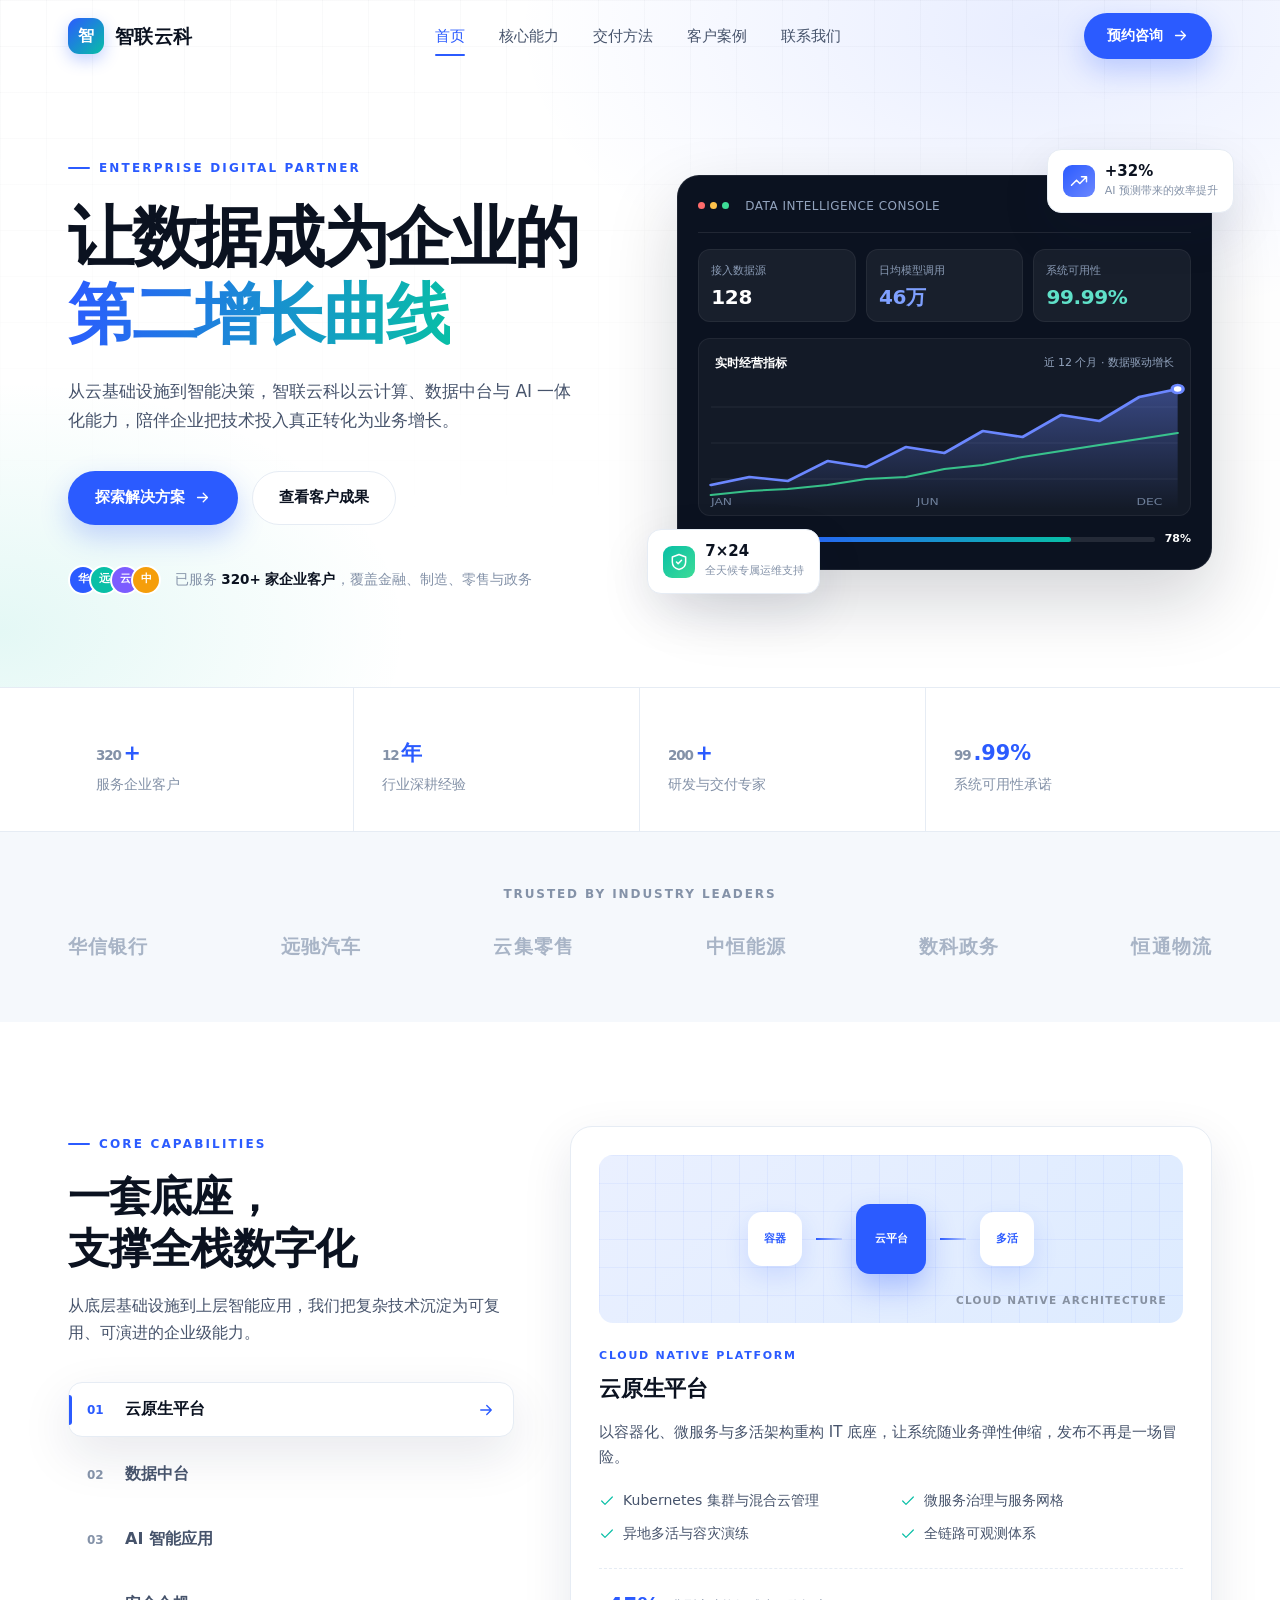
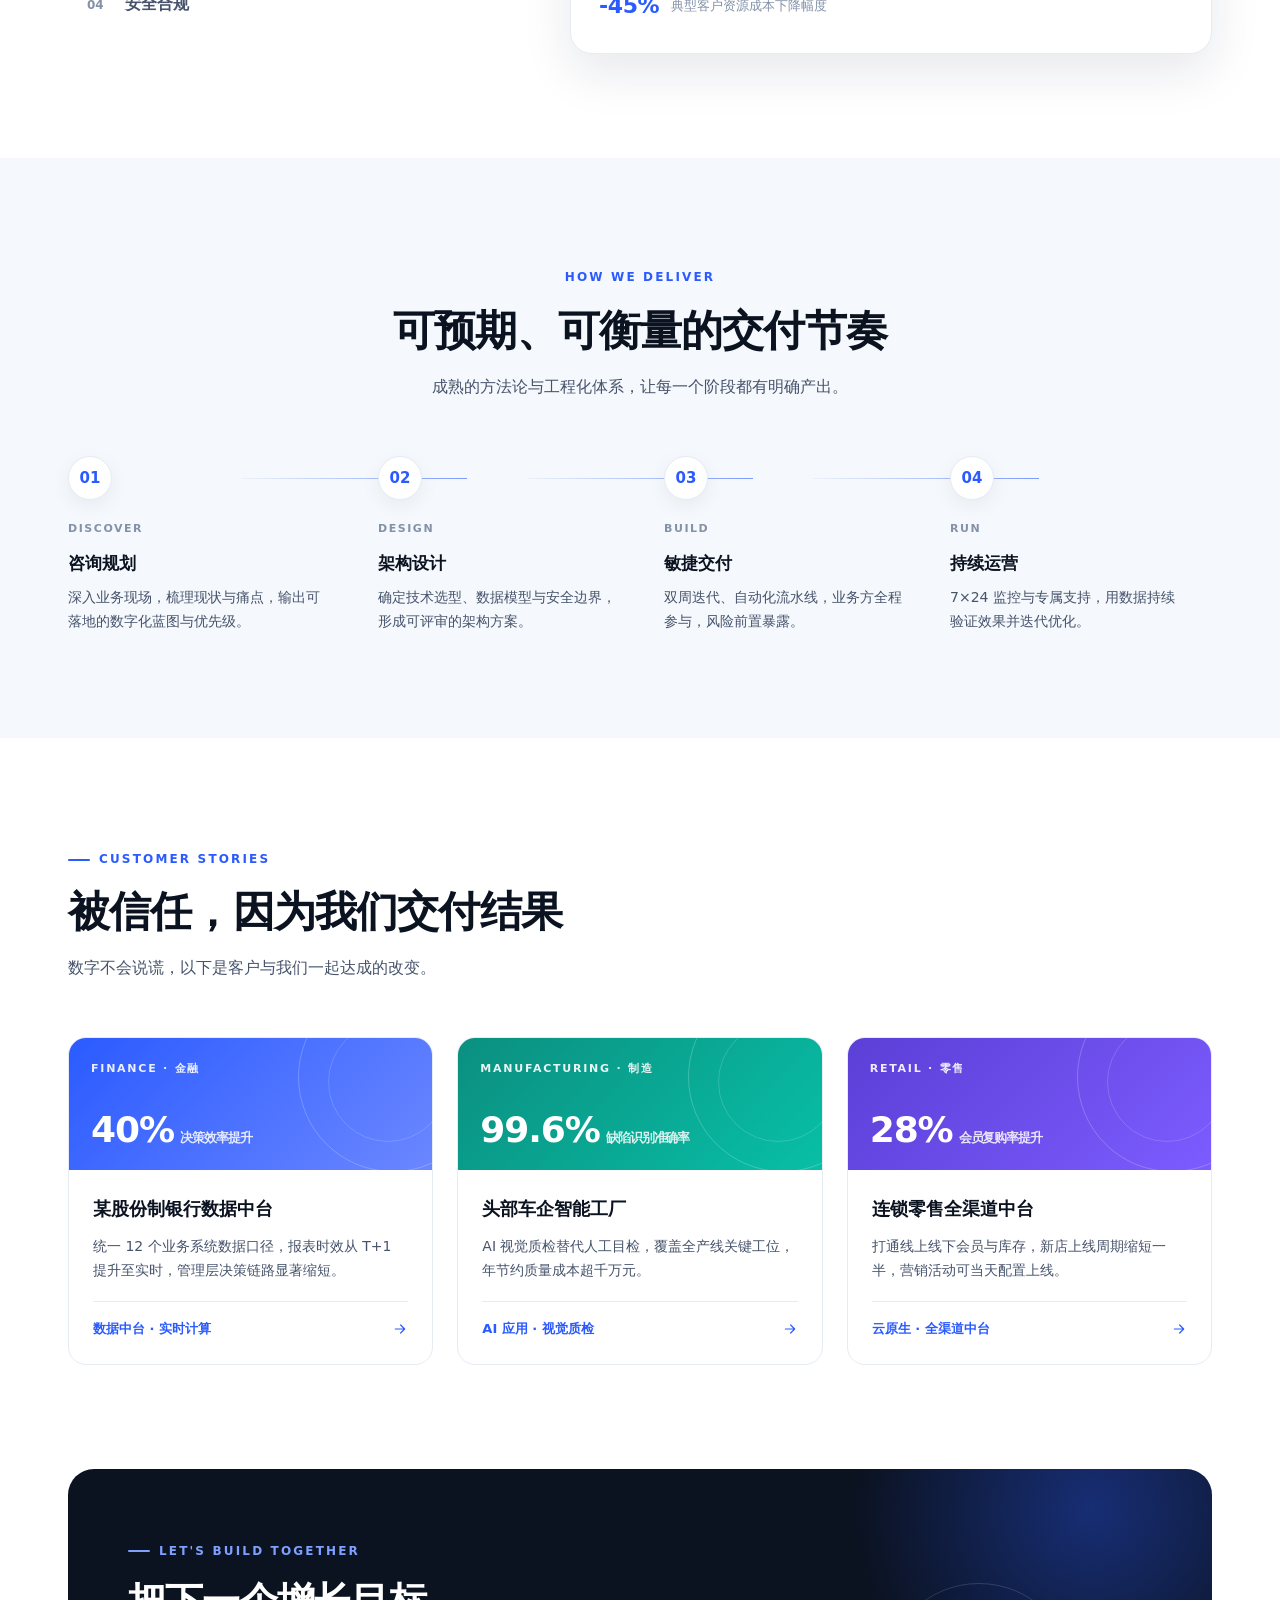
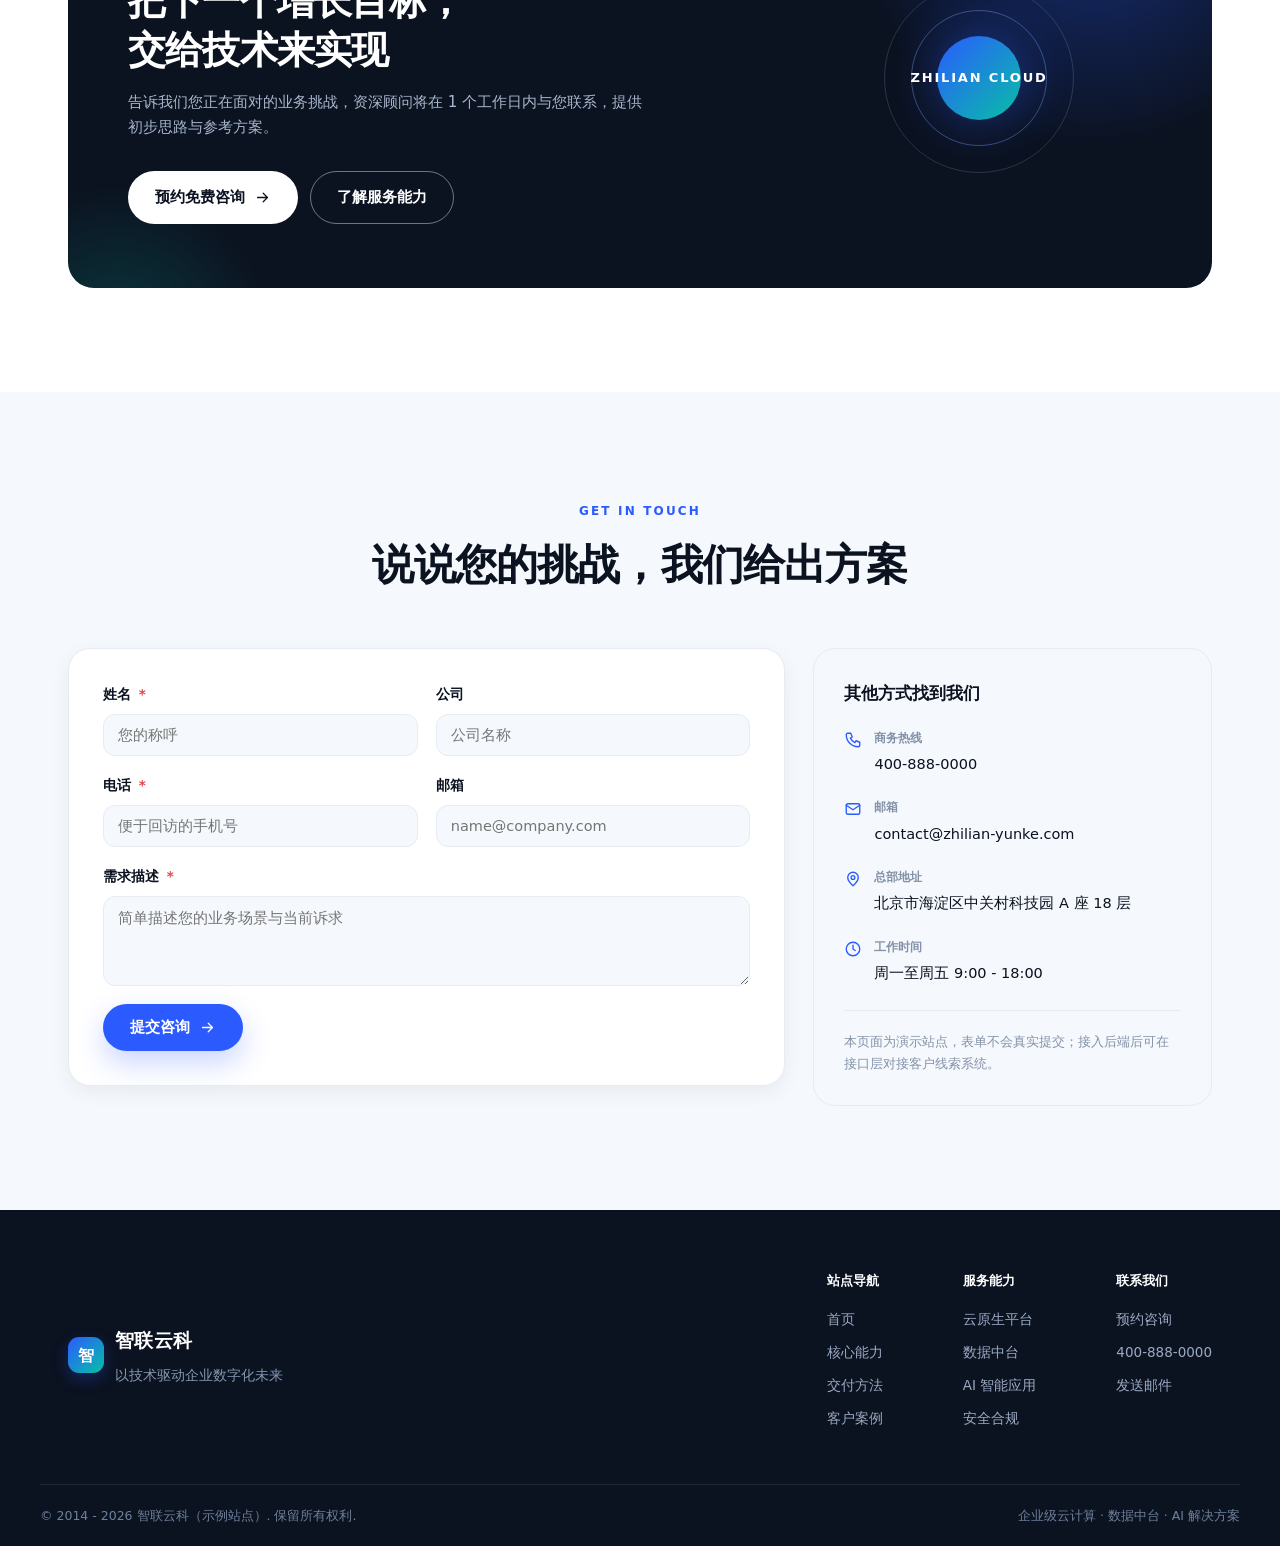
<file: index.html>
<!DOCTYPE html>
<html lang="zh-CN">
<head>
<meta charset="UTF-8" />
<meta name="viewport" content="width=device-width, initial-scale=1.0" />
<title>智联云科 · 让数据成为企业的第二增长曲线</title>
<meta name="description" content="智联云科为企业提供云计算、数据中台与 AI 一体化解决方案，助力企业数字化转型升级。" />
<style>
/* ============================================================
   智联云科 · 企业数字化主题主页
   设计：浅色科技风 / 电光蓝 + 青绿 / 全站响应式 / 无外部依赖
   ============================================================ */
:root{
  --ink:#0B1220;
  --ink-2:#46536B;
  --ink-3:#8492A8;
  --line:#E6ECF4;
  --bg:#FFFFFF;
  --bg-soft:#F5F8FC;
  --blue:#2B5BFF;
  --blue-2:#6B87FF;
  --cyan:#08BFA6;
  --violet:#7C5CFF;
  --radius:18px;
  --radius-s:12px;
  --shadow-s:0 6px 20px rgba(16,32,64,.06);
  --shadow-m:0 18px 50px rgba(16,32,64,.10);
  --shadow-l:0 30px 70px rgba(11,18,32,.18);
  --wrap:1200px;
  --font:"Inter","PingFang SC","Hiragino Sans GB","Microsoft YaHei",system-ui,-apple-system,"Segoe UI",sans-serif;
}
*,*::before,*::after{margin:0;padding:0;box-sizing:border-box}
html{scroll-behavior:smooth;scroll-padding-top:84px}
body{font-family:var(--font);color:var(--ink);background:var(--bg);line-height:1.7;-webkit-font-smoothing:antialiased}
a{color:inherit;text-decoration:none}
button,input,textarea{font-family:inherit}
svg{display:block}
.wrap{width:100%;max-width:var(--wrap);margin:0 auto;padding:0 28px}
.icon{width:20px;height:20px;fill:none;stroke:currentColor;stroke-width:1.8;stroke-linecap:round;stroke-linejoin:round;flex:none}

/* ---------- 通用 ---------- */
.eyebrow{display:inline-flex;align-items:center;gap:9px;font-size:12px;font-weight:700;letter-spacing:.18em;text-transform:uppercase;color:var(--blue)}
.eyebrow::before{content:"";width:22px;height:2px;background:var(--blue);border-radius:2px}
.section{padding:104px 0}
.section.soft{background:var(--bg-soft)}
.sec-head{max-width:680px;margin-bottom:56px}
.sec-head.center{margin-left:auto;margin-right:auto;text-align:center}
.sec-head.center .eyebrow::before{display:none}
.sec-title{font-size:clamp(28px,3.6vw,42px);line-height:1.25;font-weight:800;letter-spacing:-.02em;margin-top:16px}
.sec-desc{color:var(--ink-2);font-size:16px;margin-top:16px}
.grad-text{background:linear-gradient(100deg,var(--blue),var(--cyan));-webkit-background-clip:text;background-clip:text;color:transparent}

.btn{display:inline-flex;align-items:center;justify-content:center;gap:9px;padding:13px 26px;border-radius:999px;font-size:15px;font-weight:600;border:1px solid transparent;cursor:pointer;transition:transform .22s ease,box-shadow .22s ease,background .22s ease,color .22s ease;white-space:nowrap}
.btn .icon{width:17px;height:17px}
.btn-primary{background:var(--blue);color:#fff;box-shadow:0 12px 28px rgba(43,91,255,.25)}
.btn-primary:hover{transform:translateY(-2px);box-shadow:0 16px 34px rgba(43,91,255,.34);background:#1F4DF0}
.btn-line{border-color:var(--line);color:var(--ink);background:#fff}
.btn-line:hover{border-color:var(--blue);color:var(--blue);transform:translateY(-2px)}
.btn-light{background:#fff;color:var(--ink)}
.btn-light:hover{transform:translateY(-2px);box-shadow:0 14px 30px rgba(0,0,0,.18)}
.btn-outline-light{border-color:rgba(255,255,255,.42);color:#fff;background:transparent}
.btn-outline-light:hover{background:rgba(255,255,255,.12);transform:translateY(-2px)}

/* ---------- 导航 ---------- */
.nav{position:fixed;inset:0 0 auto 0;z-index:100;height:72px;transition:background .3s,box-shadow .3s,border-color .3s;border-bottom:1px solid transparent}
.nav.scrolled{background:rgba(255,255,255,.9);backdrop-filter:blur(14px);border-color:var(--line);box-shadow:0 4px 20px rgba(16,32,64,.05)}
.nav-inner{height:72px;display:flex;align-items:center;justify-content:space-between;gap:24px}
.brand{display:flex;align-items:center;gap:11px;font-weight:800;font-size:19px;letter-spacing:.02em}
.brand-mark{width:36px;height:36px;border-radius:11px;background:linear-gradient(135deg,var(--blue),var(--cyan));display:grid;place-items:center;color:#fff;font-size:16px;font-weight:800;box-shadow:0 6px 16px rgba(43,91,255,.28)}
.nav-links{display:flex;align-items:center;gap:34px}
.nav-links a{font-size:14.5px;font-weight:500;color:var(--ink-2);position:relative;transition:color .2s}
.nav-links a::after{content:"";position:absolute;left:0;bottom:-8px;width:0;height:2px;background:var(--blue);border-radius:2px;transition:width .25s}
.nav-links a:hover,.nav-links a.active{color:var(--blue)}
.nav-links a:hover::after,.nav-links a.active::after{width:100%}
.nav-cta{padding:10px 22px;font-size:14px}
.nav-toggle{display:none;width:42px;height:42px;border:1px solid var(--line);background:#fff;border-radius:12px;align-items:center;justify-content:center;cursor:pointer;color:var(--ink)}

/* ---------- Hero ---------- */
.hero{position:relative;overflow:hidden;padding:150px 0 92px;background:
  radial-gradient(860px 480px at 82% 4%,rgba(43,91,255,.11),transparent 62%),
  radial-gradient(680px 420px at 0% 92%,rgba(8,191,166,.11),transparent 60%),#fff}
.hero::before{content:"";position:absolute;inset:0;pointer-events:none;
  background-image:linear-gradient(rgba(11,18,32,.033) 1px,transparent 1px),linear-gradient(90deg,rgba(11,18,32,.033) 1px,transparent 1px);
  background-size:46px 46px;
  -webkit-mask-image:linear-gradient(to bottom,rgba(0,0,0,.8),transparent 78%);mask-image:linear-gradient(to bottom,rgba(0,0,0,.8),transparent 78%)}
.hero-grid{position:relative;display:grid;grid-template-columns:1.02fr 1fr;gap:64px;align-items:center}
.hero h1{font-size:clamp(38px,5.2vw,66px);line-height:1.16;font-weight:800;letter-spacing:-.035em;margin:22px 0 24px}
.hero-sub{font-size:17px;color:var(--ink-2);max-width:520px}
.hero-actions{display:flex;gap:14px;flex-wrap:wrap;margin:36px 0 40px}
.hero-trust{display:flex;align-items:center;gap:14px;font-size:13.5px;color:var(--ink-3)}
.avatars{display:flex}
.avatars span{width:30px;height:30px;border-radius:50%;border:2px solid #fff;margin-left:-9px;display:grid;place-items:center;font-size:11px;font-weight:700;color:#fff}
.avatars span:first-child{margin-left:0}
.avatars span:nth-child(1){background:var(--blue)}
.avatars span:nth-child(2){background:var(--cyan)}
.avatars span:nth-child(3){background:var(--violet)}
.avatars span:nth-child(4){background:#F59E0B}
.hero-trust b{color:var(--ink);font-weight:700}

/* ---------- 控制台可视化 ---------- */
.console-wrap{position:relative}
.console{position:relative;background:#0B1220;border-radius:22px;padding:20px;color:#fff;box-shadow:var(--shadow-l);border:1px solid rgba(255,255,255,.08)}
.console-top{display:flex;align-items:center;gap:8px;padding-bottom:16px;border-bottom:1px solid rgba(255,255,255,.09);font-size:12px;color:#93A4BE;letter-spacing:.04em}
.dots{display:flex;gap:5px;margin-right:8px}
.dots i{width:7px;height:7px;border-radius:50%;display:block}
.dots i:nth-child(1){background:#FF6B6B}.dots i:nth-child(2){background:#FFC24B}.dots i:nth-child(3){background:#3DDC97}
.live{margin-left:auto;display:flex;align-items:center;gap:6px;color:#3DDC97;font-weight:700;font-size:11px}
.live::before{content:"";width:6px;height:6px;border-radius:50%;background:#3DDC97;box-shadow:0 0 0 4px rgba(61,220,151,.16);animation:pulse 2s infinite}
@keyframes pulse{50%{box-shadow:0 0 0 8px rgba(61,220,151,0)}}
.console-metrics{display:grid;grid-template-columns:repeat(3,1fr);gap:10px;margin:16px 0}
.metric{background:rgba(255,255,255,.055);border:1px solid rgba(255,255,255,.06);border-radius:12px;padding:12px}
.metric small{display:block;font-size:10.5px;color:#8A9BB5;margin-bottom:5px}
.metric b{font-size:20px;letter-spacing:-.02em;display:block;line-height:1.2}
.metric em{font-style:normal;font-size:10px;color:#3DDC97;margin-left:5px;font-weight:600}
.metric:nth-child(2) b{color:#7FA0FF}.metric:nth-child(3) b{color:#5FE0C8}
.chart-box{background:rgba(255,255,255,.035);border:1px solid rgba(255,255,255,.06);border-radius:12px;padding:14px 12px 6px}
.chart-head{display:flex;justify-content:space-between;align-items:center;font-size:11px;color:#93A4BE;padding:0 4px 4px}
.chart-head strong{color:#fff;font-size:12px}
.chart{width:100%;height:132px;overflow:visible}
.chart .gridline{stroke:rgba(255,255,255,.07);stroke-width:1}
.chart .area{fill:url(#areaGrad)}
.chart .line{fill:none;stroke:#6B87FF;stroke-width:2.6;stroke-linecap:round;stroke-linejoin:round;stroke-dasharray:600;stroke-dashoffset:600;animation:draw 2.2s ease forwards .3s}
.chart .line2{fill:none;stroke:#3DDC97;stroke-width:2;stroke-linecap:round;stroke-dasharray:600;stroke-dashoffset:600;animation:draw 2.2s ease forwards .7s;opacity:.85}
@keyframes draw{to{stroke-dashoffset:0}}
.chart .dot{fill:#fff;stroke:#6B87FF;stroke-width:2.5}
.chart .xlabel{fill:#6F809B;font-size:9px;font-family:var(--font)}
.console-foot{display:flex;align-items:center;gap:10px;margin-top:14px;font-size:11px;color:#93A4BE}
.bar{flex:1;height:5px;border-radius:99px;background:rgba(255,255,255,.1);overflow:hidden}
.bar i{display:block;height:100%;width:0;border-radius:99px;background:linear-gradient(90deg,var(--blue),var(--cyan));animation:grow 1.8s ease forwards .5s}
@keyframes grow{to{width:78%}}
.float-card{position:absolute;background:#fff;border-radius:14px;padding:12px 15px;box-shadow:var(--shadow-m);border:1px solid var(--line);display:flex;align-items:center;gap:10px;font-size:12px;z-index:2;animation:float 5s ease-in-out infinite}
.float-card .fc-icon{width:32px;height:32px;border-radius:9px;display:grid;place-items:center;color:#fff}
.float-card strong{display:block;font-size:15px;line-height:1.2}
.float-card span{color:var(--ink-3);font-size:11px}
.float-card.one{top:-26px;right:-22px}
.float-card.two{bottom:-24px;left:-30px;animation-delay:-2.5s}
@keyframes float{50%{transform:translateY(-8px)}}

/* ---------- 数据条 ---------- */
.stats{border-top:1px solid var(--line);border-bottom:1px solid var(--line);background:#fff}
.stats-grid{display:grid;grid-template-columns:repeat(4,1fr)}
.stat{padding:34px 28px;border-right:1px solid var(--line)}
.stat:last-child{border-right:0}
.stat b{display:block;font-size:clamp(28px,3.4vw,40px);font-weight:800;letter-spacing:-.03em;line-height:1.2}
.stat b i{font-style:normal;color:var(--blue);font-size:.52em;font-weight:700;letter-spacing:0;margin-left:3px;vertical-align:baseline}
.stat span{font-size:13.5px;color:var(--ink-3)}

/* ---------- 客户墙 ---------- */
.clients{padding:52px 0 60px;background:var(--bg-soft)}
.clients p{text-align:center;font-size:12px;letter-spacing:.16em;color:var(--ink-3);font-weight:600;margin-bottom:26px}
.logos{display:flex;justify-content:space-between;align-items:center;gap:24px;flex-wrap:wrap}
.logos span{font-size:19px;font-weight:700;color:#A8B4C6;letter-spacing:.06em;transition:color .25s}
.logos span:hover{color:var(--blue)}

/* ---------- 能力矩阵 ---------- */
.cap-layout{display:grid;grid-template-columns:.82fr 1.18fr;gap:56px;align-items:start}
.cap-tabs{display:flex;flex-direction:column;gap:10px;margin-top:36px}
.cap-tab{display:flex;align-items:center;gap:16px;width:100%;text-align:left;background:transparent;border:1px solid transparent;border-radius:14px;padding:16px 18px;cursor:pointer;transition:all .25s;color:var(--ink-2)}
.cap-tab:hover{background:#fff;border-color:var(--line)}
.cap-tab.active{background:#fff;border-color:var(--line);box-shadow:var(--shadow-m);color:var(--ink)}
.cap-tab .num{font-size:12px;font-weight:700;color:var(--ink-3);width:22px}
.cap-tab.active .num{color:var(--blue)}
.cap-tab .t{font-size:16px;font-weight:700;flex:1}
.cap-tab .icon{width:18px;height:18px;opacity:0;transform:translateX(-6px);transition:all .25s;color:var(--blue)}
.cap-tab.active .icon{opacity:1;transform:none}
.cap-tab.active::before{content:"";position:absolute;left:0;width:3px;height:30px;background:var(--blue);border-radius:0 3px 3px 0}
.cap-tab{position:relative}
.cap-panels{position:relative}
.cap-panel{display:none;background:#fff;border:1px solid var(--line);border-radius:22px;padding:28px;box-shadow:var(--shadow-m)}
.cap-panel.active{display:block;animation:fadeUp .4s ease}
@keyframes fadeUp{from{opacity:0;transform:translateY(12px)}to{opacity:1;transform:none}}
.cap-visual{height:168px;border-radius:14px;position:relative;overflow:hidden;margin-bottom:24px;display:grid;place-items:center}
.cap-visual.v1{background:linear-gradient(135deg,#EAF0FF,#DDEBFF)}
.cap-visual.v2{background:linear-gradient(135deg,#E3F7F3,#DDF2FF)}
.cap-visual.v3{background:linear-gradient(135deg,#F0EAFF,#E5EFFF)}
.cap-visual.v4{background:linear-gradient(135deg,#E9F6F1,#E6EEFF)}
.cap-visual::before{content:"";position:absolute;inset:0;background-image:linear-gradient(rgba(43,91,255,.06) 1px,transparent 1px),linear-gradient(90deg,rgba(43,91,255,.06) 1px,transparent 1px);background-size:28px 28px}
.nodes{position:relative;display:flex;align-items:center;gap:14px;z-index:1}
.node{width:54px;height:54px;border-radius:14px;background:#fff;box-shadow:0 10px 24px rgba(43,91,255,.14);display:grid;place-items:center;color:var(--blue);font-size:11px;font-weight:700}
.node.core{width:70px;height:70px;background:var(--blue);color:#fff;box-shadow:0 14px 30px rgba(43,91,255,.32)}
.connector{width:26px;height:2px;background:linear-gradient(90deg,var(--blue),rgba(43,91,255,.18))}
.v2 .node.core{background:var(--cyan);box-shadow:0 14px 30px rgba(8,191,166,.3)}
.v3 .node.core{background:var(--violet);box-shadow:0 14px 30px rgba(124,92,255,.3)}
.v4 .node.core{background:#0B1220;box-shadow:0 14px 30px rgba(11,18,32,.28)}
.visual-tag{position:absolute;bottom:14px;right:16px;z-index:1;font-size:10.5px;letter-spacing:.12em;color:rgba(11,18,32,.42);font-weight:700}
.cap-panel h3{font-size:22px;font-weight:800;letter-spacing:-.01em}
.cap-en{font-size:11px;letter-spacing:.16em;color:var(--blue);font-weight:700;text-transform:uppercase;margin-bottom:4px}
.cap-panel>p{color:var(--ink-2);font-size:15px;margin:12px 0 18px}
.checks{list-style:none;display:grid;grid-template-columns:1fr 1fr;gap:10px 18px}
.checks li{display:flex;align-items:flex-start;gap:8px;font-size:14px;color:var(--ink-2)}
.checks .icon{width:16px;height:16px;color:var(--cyan);margin-top:4px}
.cap-metric{margin-top:22px;padding-top:18px;border-top:1px dashed var(--line);display:flex;align-items:center;gap:12px;font-size:13px;color:var(--ink-3)}
.cap-metric b{font-size:22px;color:var(--blue);font-weight:800;letter-spacing:-.02em}

/* ---------- 流程 ---------- */
.steps{display:grid;grid-template-columns:repeat(4,1fr);gap:0;position:relative;margin-top:20px}
.step{padding:0 24px;position:relative}
.step:first-child{padding-left:0}
.step::after{content:"";position:absolute;top:22px;left:calc(50% + 30px);right:calc(-50% + 30px);height:1px;background:linear-gradient(90deg,var(--line),var(--blue));opacity:.6}
.step:last-child::after{display:none}
.step-num{width:44px;height:44px;border-radius:50%;background:#fff;border:1px solid var(--line);box-shadow:var(--shadow-s);display:grid;place-items:center;font-weight:800;color:var(--blue);font-size:15px;margin-bottom:20px;position:relative;z-index:1}
.step h3{font-size:17px;font-weight:700;margin-bottom:8px}
.step p{font-size:14px;color:var(--ink-2)}
.step small{display:block;font-size:11px;letter-spacing:.14em;color:var(--ink-3);font-weight:700;margin-bottom:10px}

/* ---------- 案例 ---------- */
.cases{display:grid;grid-template-columns:repeat(3,1fr);gap:24px}
.case{background:#fff;border:1px solid var(--line);border-radius:var(--radius);overflow:hidden;transition:transform .28s,box-shadow .28s,border-color .28s;display:flex;flex-direction:column}
.case:hover{transform:translateY(-6px);box-shadow:var(--shadow-m);border-color:transparent}
.case-top{height:132px;padding:22px;color:#fff;position:relative;overflow:hidden;display:flex;flex-direction:column;justify-content:space-between}
.case-top.c1{background:linear-gradient(135deg,#2B5BFF,#6B87FF)}
.case-top.c2{background:linear-gradient(135deg,#0B8F80,#08BFA6)}
.case-top.c3{background:linear-gradient(135deg,#5B3FD6,#7C5CFF)}
.case-top::after{content:"";position:absolute;width:190px;height:190px;border:1px solid rgba(255,255,255,.22);border-radius:50%;right:-56px;top:-56px}
.case-top::before{content:"";position:absolute;width:120px;height:120px;border:1px solid rgba(255,255,255,.16);border-radius:50%;right:-16px;top:-16px}
.case-industry{font-size:11px;letter-spacing:.16em;font-weight:700;opacity:.9;position:relative;z-index:1}
.case-kpi{font-size:36px;font-weight:800;letter-spacing:-.03em;line-height:1;position:relative;z-index:1}
.case-kpi small{font-size:13px;font-weight:600;margin-left:6px;opacity:.85}
.case-body{padding:24px;flex:1;display:flex;flex-direction:column}
.case-body h3{font-size:18px;font-weight:700;margin-bottom:10px}
.case-body p{font-size:14px;color:var(--ink-2);flex:1}
.case-foot{margin-top:18px;padding-top:16px;border-top:1px solid var(--line);display:flex;justify-content:space-between;align-items:center;font-size:13px;color:var(--blue);font-weight:600}
.case-foot .icon{width:16px;height:16px;transition:transform .25s}
.case:hover .case-foot .icon{transform:translateX(4px)}

/* ---------- CTA ---------- */
.cta-wrap{padding:0 0 104px}
.cta{background:#0B1220;border-radius:26px;padding:64px 60px;color:#fff;position:relative;overflow:hidden;display:grid;grid-template-columns:1.3fr .7fr;gap:36px;align-items:center}
.cta::before{content:"";position:absolute;width:520px;height:520px;right:-140px;top:-220px;border-radius:50%;background:radial-gradient(circle,rgba(43,91,255,.38),transparent 65%)}
.cta::after{content:"";position:absolute;width:340px;height:340px;left:-120px;bottom:-220px;border-radius:50%;background:radial-gradient(circle,rgba(8,191,166,.22),transparent 65%)}
.cta>*{position:relative;z-index:1}
.cta .eyebrow{color:#7FA0FF}
.cta .eyebrow::before{background:#7FA0FF}
.cta h2{font-size:clamp(26px,3.2vw,38px);font-weight:800;line-height:1.3;letter-spacing:-.02em;margin:16px 0 14px}
.cta p{color:#A7B6CC;font-size:15px;max-width:520px}
.cta-actions{display:flex;gap:12px;flex-wrap:wrap;margin-top:30px}
.cta-ring{justify-self:center;width:190px;height:190px;border-radius:50%;border:1px solid rgba(255,255,255,.14);display:grid;place-items:center;position:relative}
.cta-ring::before{content:"";position:absolute;inset:26px;border-radius:50%;border:1px solid rgba(127,160,255,.4)}
.cta-ring::after{content:"";position:absolute;inset:52px;border-radius:50%;background:linear-gradient(135deg,var(--blue),var(--cyan));box-shadow:0 0 50px rgba(43,91,255,.45)}
.cta-ring span{position:relative;z-index:2;font-size:13px;font-weight:700;letter-spacing:.14em;color:#fff}

/* ---------- 联系 ---------- */
.contact-grid{display:grid;grid-template-columns:1.35fr .75fr;gap:28px;align-items:start}
.form-card{background:#fff;border:1px solid var(--line);border-radius:22px;padding:34px;box-shadow:var(--shadow-s)}
.form-grid{display:grid;grid-template-columns:1fr 1fr;gap:18px}
.field{display:flex;flex-direction:column;gap:8px}
.field.full{grid-column:1/-1}
.field label{font-size:13.5px;font-weight:600}
.field label i{font-style:normal;color:#E5484D;margin-left:3px}
.field input,.field textarea{width:100%;padding:12px 14px;font-size:14.5px;border:1px solid var(--line);border-radius:var(--radius-s);background:var(--bg-soft);color:var(--ink);outline:none;transition:border-color .2s,box-shadow .2s,background .2s;resize:vertical}
.field input:focus,.field textarea:focus{border-color:var(--blue);background:#fff;box-shadow:0 0 0 3px rgba(43,91,255,.12)}
.form-bottom{grid-column:1/-1;display:flex;align-items:center;gap:16px;flex-wrap:wrap}
.form-hint{font-size:13px;min-height:20px}
.form-hint.ok{color:#0B8F80}.form-hint.err{color:#E5484D}
.info-card{background:var(--bg-soft);border:1px solid var(--line);border-radius:22px;padding:30px}
.info-card h3{font-size:17px;font-weight:700;margin-bottom:20px}
.info-list{list-style:none;display:grid;gap:20px}
.info-list li{display:flex;gap:12px;align-items:flex-start}
.info-list .icon{width:18px;height:18px;color:var(--blue);margin-top:3px}
.info-list strong{display:block;font-size:12px;color:var(--ink-3);font-weight:600;margin-bottom:2px}
.info-list span{font-size:14.5px;color:var(--ink)}
.info-note{margin-top:24px;padding-top:20px;border-top:1px solid var(--line);font-size:13px;color:var(--ink-3)}

/* ---------- 页脚 ---------- */
.footer{background:#0B1220;color:#9AAAC2;padding-top:60px}
.footer-top{display:flex;justify-content:space-between;gap:40px;flex-wrap:wrap;padding-bottom:44px}
.footer .brand{color:#fff}
.footer .brand p{font-size:13.5px;color:#8496B0;font-weight:400;margin-top:8px;letter-spacing:0}
.footer-cols{display:flex;gap:80px;flex-wrap:wrap}
.footer-cols h4{font-size:13px;color:#fff;font-weight:700;margin-bottom:16px}
.footer-cols a{display:block;font-size:13.5px;margin-bottom:10px;transition:color .2s}
.footer-cols a:hover{color:#fff}
.footer-bottom{border-top:1px solid rgba(255,255,255,.09);padding:20px 0;font-size:12.5px;color:#6E809B;display:flex;justify-content:space-between;gap:14px;flex-wrap:wrap}

/* ---------- 滚动入场 ---------- */
.js [data-reveal]{opacity:0;transform:translateY(26px);transition:opacity .65s ease,transform .65s ease}
.js [data-reveal].in{opacity:1;transform:none}

/* ---------- 响应式 ---------- */
@media(max-width:1020px){
  .hero-grid{grid-template-columns:1fr;gap:76px}
  .hero{padding-top:132px}
  .console-wrap{max-width:560px;margin:0 auto;width:100%}
  .cap-layout{grid-template-columns:1fr;gap:32px}
  .cap-tabs{flex-direction:row;flex-wrap:wrap;margin-top:28px}
  .cap-tab{flex:1 1 44%;background:#fff;border-color:var(--line)}
  .cap-tab.active::before{display:none}
  .cta{grid-template-columns:1fr;padding:52px 40px}
  .cta-ring{display:none}
}
@media(max-width:860px){
  .nav-links{display:none;position:absolute;top:72px;left:0;right:0;background:#fff;border-bottom:1px solid var(--line);box-shadow:var(--shadow-m);padding:20px 28px;flex-direction:column;align-items:flex-start;gap:18px}
  .nav-links.open{display:flex}
  .nav-cta{display:none}
  .nav-toggle{display:flex}
  .section{padding:76px 0}
  .stats-grid{grid-template-columns:repeat(2,1fr)}
  .stat:nth-child(2){border-right:0}
  .stat:nth-child(-n+2){border-bottom:1px solid var(--line)}
  .cases{grid-template-columns:1fr 1fr}
  .contact-grid{grid-template-columns:1fr}
  .steps{grid-template-columns:1fr 1fr;gap:32px 0}
  .step::after{display:none}
}
@media(max-width:620px){
  .wrap{padding:0 20px}
  .hero h1{font-size:38px}
  .hero-sub{font-size:15.5px}
  .float-card.one{right:-6px;top:-30px}
  .float-card.two{left:-6px;bottom:-28px}
  .float-card{padding:9px 11px}
  .float-card strong{font-size:13px}
  .console{padding:14px}
  .metric b{font-size:17px}
  .cases{grid-template-columns:1fr}
  .steps{grid-template-columns:1fr}
  .cap-tab{flex:1 1 100%}
  .checks{grid-template-columns:1fr}
  .form-grid{grid-template-columns:1fr}
  .form-card,.info-card{padding:24px}
  .cta-wrap{padding-bottom:76px}
  .cta{padding:40px 24px}
  .footer-cols{gap:36px}
  .logos{justify-content:center;gap:18px 28px}
  .logos span{font-size:16px}
}
@media(prefers-reduced-motion:reduce){
  *,*::before,*::after{animation-duration:.01ms!important;transition-duration:.01ms!important;scroll-behavior:auto!important}
}
</style>
</head>
<body>

<!-- 图标库（内联，无外部依赖） -->
<svg width="0" height="0" style="position:absolute" aria-hidden="true">
  <symbol id="i-arrow" viewBox="0 0 24 24"><path d="M5 12h14M13 6l6 6-6 6"/></symbol>
  <symbol id="i-check" viewBox="0 0 24 24"><path d="M20 6 9 17l-5-5"/></symbol>
  <symbol id="i-cloud" viewBox="0 0 24 24"><path d="M17.5 19H7a4 4 0 0 1-.6-7.95A6 6 0 0 1 18 9.5a4.5 4.5 0 0 1-.5 9.5Z"/></symbol>
  <symbol id="i-db" viewBox="0 0 24 24"><ellipse cx="12" cy="5" rx="8" ry="3"/><path d="M4 5v14c0 1.7 3.6 3 8 3s8-1.3 8-3V5M4 12c0 1.7 3.6 3 8 3s8-1.3 8-3"/></symbol>
  <symbol id="i-spark" viewBox="0 0 24 24"><path d="m12 3 1.9 5.1L19 10l-5.1 1.9L12 17l-1.9-5.1L5 10l5.1-1.9L12 3ZM19 17l.7 1.8L21.5 19.5l-1.8.7L19 22l-.7-1.8-1.8-.7 1.8-.7L19 17Z"/></symbol>
  <symbol id="i-shield" viewBox="0 0 24 24"><path d="M12 3 4 6v6c0 5 3.4 8 8 9 4.6-1 8-4 8-9V6l-8-3Z"/><path d="m9 12 2 2 4-4"/></symbol>
  <symbol id="i-branch" viewBox="0 0 24 24"><circle cx="6" cy="5" r="2"/><circle cx="6" cy="19" r="2"/><circle cx="18" cy="12" r="2"/><path d="M6 7v10M8 5h4a4 4 0 0 1 4 4v1M8 19h4a4 4 0 0 0 4-4v-1"/></symbol>
  <symbol id="i-grid" viewBox="0 0 24 24"><rect x="3" y="3" width="7" height="7" rx="1.5"/><rect x="14" y="3" width="7" height="7" rx="1.5"/><rect x="3" y="14" width="7" height="7" rx="1.5"/><rect x="14" y="14" width="7" height="7" rx="1.5"/></symbol>
  <symbol id="i-trend" viewBox="0 0 24 24"><path d="m3 17 6-6 4 4 8-8M15 7h6v6"/></symbol>
  <symbol id="i-phone" viewBox="0 0 24 24"><path d="M5 3h4l2 5-2.5 1.5a12 12 0 0 0 6 6L16 13l5 2v4a2 2 0 0 1-2 2A16 16 0 0 1 3 5a2 2 0 0 1 2-2Z"/></symbol>
  <symbol id="i-mail" viewBox="0 0 24 24"><rect x="3" y="5" width="18" height="14" rx="2"/><path d="m3 7 9 6 9-6"/></symbol>
  <symbol id="i-pin" viewBox="0 0 24 24"><path d="M12 21s7-6.2 7-11a7 7 0 0 0-14 0c0 4.8 7 11 7 11Z"/><circle cx="12" cy="10" r="2.5"/></symbol>
  <symbol id="i-clock" viewBox="0 0 24 24"><circle cx="12" cy="12" r="9"/><path d="M12 7v5l3 2"/></symbol>
  <symbol id="i-menu" viewBox="0 0 24 24"><path d="M4 7h16M4 12h16M4 17h16"/></symbol>
  <symbol id="i-x" viewBox="0 0 24 24"><path d="M6 6l12 12M18 6 6 18"/></symbol>
  <symbol id="i-bolt" viewBox="0 0 24 24"><path d="m13 2-9 12h7l-1 8 9-12h-7l1-8Z"/></symbol>
  <symbol id="i-users" viewBox="0 0 24 24"><circle cx="9" cy="8" r="3"/><path d="M3 20c0-3.3 2.7-6 6-6s6 2.7 6 6M16 5a3 3 0 0 1 0 6M18 14c2 1 3 3 3 6"/></symbol>
</svg>

<!-- ============ 导航 ============ -->
<header class="nav" id="nav">
  <div class="wrap nav-inner">
    <a href="#home" class="brand"><span class="brand-mark">智</span><span>智联云科</span></a>
    <nav class="nav-links" id="navLinks">
      <a href="#home">首页</a>
      <a href="#capability">核心能力</a>
      <a href="#process">交付方法</a>
      <a href="#cases">客户案例</a>
      <a href="#contact">联系我们</a>
    </nav>
    <a href="#contact" class="btn btn-primary nav-cta">预约咨询 <svg class="icon"><use href="#i-arrow"/></svg></a>
    <button class="nav-toggle" id="navToggle" aria-label="打开菜单" aria-expanded="false"><svg class="icon" id="navToggleIcon"><use href="#i-menu"/></svg></button>
  </div>
</header>

<main>
  <!-- ============ Hero ============ -->
  <section class="hero" id="home">
    <div class="wrap hero-grid">
      <div>
        <span class="eyebrow">Enterprise Digital Partner</span>
        <h1>让数据成为企业的<br><span class="grad-text">第二增长曲线</span></h1>
        <p class="hero-sub">从云基础设施到智能决策，智联云科以云计算、数据中台与 AI 一体化能力，陪伴企业把技术投入真正转化为业务增长。</p>
        <div class="hero-actions">
          <a href="#capability" class="btn btn-primary">探索解决方案 <svg class="icon"><use href="#i-arrow"/></svg></a>
          <a href="#cases" class="btn btn-line">查看客户成果</a>
        </div>
        <div class="hero-trust">
          <div class="avatars"><span>华</span><span>远</span><span>云</span><span>中</span></div>
          <div>已服务 <b>320+ 家企业客户</b>，覆盖金融、制造、零售与政务</div>
        </div>
      </div>

      <div class="console-wrap">
        <div class="float-card one">
          <span class="fc-icon" style="background:linear-gradient(135deg,#2B5BFF,#6B87FF)"><svg class="icon"><use href="#i-trend"/></svg></span>
          <div><strong>+32%</strong><span>AI 预测带来的效率提升</span></div>
        </div>
        <div class="console">
          <div class="console-top">
            <span class="dots"><i></i><i></i><i></i></span>
            <span>DATA INTELLIGENCE CONSOLE</span>
            <span class="live">LIVE</span>
          </div>
          <div class="console-metrics">
            <div class="metric"><small>接入数据源</small><b data-count="128" data-suffix="">0</b></div>
            <div class="metric"><small>日均模型调用</small><b data-count="46" data-suffix="万">0</b></div>
            <div class="metric"><small>系统可用性</small><b data-count="99" data-suffix=".99%">0</b></div>
          </div>
          <div class="chart-box">
            <div class="chart-head"><strong>实时经营指标</strong><span>近 12 个月 · 数据驱动增长</span></div>
            <svg class="chart" viewBox="0 0 340 132" preserveAspectRatio="none" aria-label="经营指标增长趋势图">
              <defs>
                <linearGradient id="areaGrad" x1="0" y1="0" x2="0" y2="1">
                  <stop offset="0%" stop-color="#6B87FF" stop-opacity=".42"/>
                  <stop offset="100%" stop-color="#6B87FF" stop-opacity="0"/>
                </linearGradient>
              </defs>
              <line class="gridline" x1="0" y1="30" x2="340" y2="30"/>
              <line class="gridline" x1="0" y1="66" x2="340" y2="66"/>
              <line class="gridline" x1="0" y1="102" x2="340" y2="102"/>
              <path class="area" d="M0 108 L28 100 L56 104 L85 84 L113 90 L142 70 L170 76 L198 54 L227 60 L255 38 L283 44 L312 20 L340 12 L340 132 L0 132 Z"/>
              <path class="line" d="M0 108 L28 100 L56 104 L85 84 L113 90 L142 70 L170 76 L198 54 L227 60 L255 38 L283 44 L312 20 L340 12"/>
              <path class="line2" d="M0 118 L28 114 L56 112 L85 108 L113 102 L142 100 L170 92 L198 88 L227 80 L255 74 L283 68 L312 62 L340 56"/>
              <circle class="dot" cx="340" cy="12" r="4"/>
              <text class="xlabel" x="0" y="128">JAN</text>
              <text class="xlabel" x="150" y="128">JUN</text>
              <text class="xlabel" x="310" y="128">DEC</text>
            </svg>
          </div>
          <div class="console-foot"><span>数据接入进度</span><span class="bar"><i></i></span><b style="color:#fff;font-size:11px">78%</b></div>
        </div>
        <div class="float-card two">
          <span class="fc-icon" style="background:linear-gradient(135deg,#08BFA6,#3DDC97)"><svg class="icon"><use href="#i-shield"/></svg></span>
          <div><strong>7×24</strong><span>全天候专属运维支持</span></div>
        </div>
      </div>
    </div>
  </section>

  <!-- ============ 数据条 ============ -->
  <section class="stats" aria-label="核心数据">
    <div class="wrap stats-grid">
      <div class="stat" data-reveal><b><span class="cnt" data-count="320">0</span><i>+</i></b><span>服务企业客户</span></div>
      <div class="stat" data-reveal><b><span class="cnt" data-count="12">0</span><i>年</i></b><span>行业深耕经验</span></div>
      <div class="stat" data-reveal><b><span class="cnt" data-count="200">0</span><i>+</i></b><span>研发与交付专家</span></div>
      <div class="stat" data-reveal><b><span class="cnt" data-count="99">0</span><i>.99%</i></b><span>系统可用性承诺</span></div>
    </div>
  </section>

  <!-- ============ 客户墙 ============ -->
  <section class="clients">
    <div class="wrap">
      <p>TRUSTED BY INDUSTRY LEADERS</p>
      <div class="logos">
        <span>华信银行</span><span>远驰汽车</span><span>云集零售</span><span>中恒能源</span><span>数科政务</span><span>恒通物流</span>
      </div>
    </div>
  </section>

  <!-- ============ 核心能力 ============ -->
  <section class="section" id="capability">
    <div class="wrap cap-layout">
      <div data-reveal>
        <span class="eyebrow">Core Capabilities</span>
        <h2 class="sec-title">一套底座，<br>支撑全栈数字化</h2>
        <p class="sec-desc">从底层基础设施到上层智能应用，我们把复杂技术沉淀为可复用、可演进的企业级能力。</p>
        <div class="cap-tabs" role="tablist" aria-label="核心能力列表">
          <button class="cap-tab active" data-tab="0" role="tab" aria-selected="true"><span class="num">01</span><span class="t">云原生平台</span><svg class="icon"><use href="#i-arrow"/></svg></button>
          <button class="cap-tab" data-tab="1" role="tab" aria-selected="false"><span class="num">02</span><span class="t">数据中台</span><svg class="icon"><use href="#i-arrow"/></svg></button>
          <button class="cap-tab" data-tab="2" role="tab" aria-selected="false"><span class="num">03</span><span class="t">AI 智能应用</span><svg class="icon"><use href="#i-arrow"/></svg></button>
          <button class="cap-tab" data-tab="3" role="tab" aria-selected="false"><span class="num">04</span><span class="t">安全合规</span><svg class="icon"><use href="#i-arrow"/></svg></button>
        </div>
      </div>

      <div class="cap-panels" data-reveal>
        <!-- 01 -->
        <div class="cap-panel active" data-panel="0" role="tabpanel">
          <div class="cap-visual v1">
            <div class="nodes"><div class="node">容器</div><span class="connector"></span><div class="node core">云平台</div><span class="connector"></span><div class="node">多活</div></div>
            <span class="visual-tag">CLOUD NATIVE ARCHITECTURE</span>
          </div>
          <div class="cap-en">Cloud Native Platform</div>
          <h3>云原生平台</h3>
          <p>以容器化、微服务与多活架构重构 IT 底座，让系统随业务弹性伸缩，发布不再是一场冒险。</p>
          <ul class="checks">
            <li><svg class="icon"><use href="#i-check"/></svg>Kubernetes 集群与混合云管理</li>
            <li><svg class="icon"><use href="#i-check"/></svg>微服务治理与服务网格</li>
            <li><svg class="icon"><use href="#i-check"/></svg>异地多活与容灾演练</li>
            <li><svg class="icon"><use href="#i-check"/></svg>全链路可观测体系</li>
          </ul>
          <div class="cap-metric"><b>-45%</b><span>典型客户资源成本下降幅度</span></div>
        </div>
        <!-- 02 -->
        <div class="cap-panel" data-panel="1" role="tabpanel">
          <div class="cap-visual v2">
            <div class="nodes"><div class="node">业务系统</div><span class="connector"></span><div class="node core">数据中台</div><span class="connector"></span><div class="node">经营看板</div></div>
            <span class="visual-tag">UNIFIED DATA ASSET</span>
          </div>
          <div class="cap-en">Unified Data Platform</div>
          <h3>数据中台</h3>
          <p>统一数据资产口径，打通业务孤岛，把散落在各系统里的数据变成可复用、可度量的经营资产。</p>
          <ul class="checks">
            <li><svg class="icon"><use href="#i-check"/></svg>湖仓一体与实时计算</li>
            <li><svg class="icon"><use href="#i-check"/></svg>指标中心与元数据治理</li>
            <li><svg class="icon"><use href="#i-check"/></svg>数据质量与血缘追踪</li>
            <li><svg class="icon"><use href="#i-check"/></svg>自助式 BI 与经营分析</li>
          </ul>
          <div class="cap-metric"><b>T+1 → 实时</b><span>报表时效的典型提升</span></div>
        </div>
        <!-- 03 -->
        <div class="cap-panel" data-panel="2" role="tabpanel">
          <div class="cap-visual v3">
            <div class="nodes"><div class="node">场景数据</div><span class="connector"></span><div class="node core">AI 引擎</div><span class="connector"></span><div class="node">业务决策</div></div>
            <span class="visual-tag">AI POWERED DECISION</span>
          </div>
          <div class="cap-en">Applied AI</div>
          <h3>AI 智能应用</h3>
          <p>从智能客服、预测分析到企业大模型应用，让 AI 落在具体业务流程里，产生可核算的收益。</p>
          <ul class="checks">
            <li><svg class="icon"><use href="#i-check"/></svg>企业级大模型与知识库</li>
            <li><svg class="icon"><use href="#i-check"/></svg>视觉质检与预测性维护</li>
            <li><svg class="icon"><use href="#i-check"/></svg>智能客服与坐席辅助</li>
            <li><svg class="icon"><use href="#i-check"/></svg>模型评测与持续迭代</li>
          </ul>
          <div class="cap-metric"><b>99.6%</b><span>制造场景缺陷识别准确率</span></div>
        </div>
        <!-- 04 -->
        <div class="cap-panel" data-panel="3" role="tabpanel">
          <div class="cap-visual v4">
            <div class="nodes"><div class="node">身份</div><span class="connector"></span><div class="node core">零信任</div><span class="connector"></span><div class="node">审计</div></div>
            <span class="visual-tag">SECURITY &amp; COMPLIANCE</span>
          </div>
          <div class="cap-en">Security &amp; Compliance</div>
          <h3>安全合规</h3>
          <p>把安全内建到架构与流程中，覆盖等保合规、零信任访问与全链路审计，数据主权始终属于客户。</p>
          <ul class="checks">
            <li><svg class="icon"><use href="#i-check"/></svg>等保与行业合规咨询</li>
            <li><svg class="icon"><use href="#i-check"/></svg>零信任访问控制</li>
            <li><svg class="icon"><use href="#i-check"/></svg>数据分级与加密治理</li>
            <li><svg class="icon"><use href="#i-check"/></svg>全链路操作审计</li>
          </ul>
          <div class="cap-metric"><b>0</b><span>重大数据安全事故记录</span></div>
        </div>
      </div>
    </div>
  </section>

  <!-- ============ 交付方法 ============ -->
  <section class="section soft" id="process">
    <div class="wrap">
      <div class="sec-head center" data-reveal>
        <span class="eyebrow">How We Deliver</span>
        <h2 class="sec-title">可预期、可衡量的交付节奏</h2>
        <p class="sec-desc">成熟的方法论与工程化体系，让每一个阶段都有明确产出。</p>
      </div>
      <div class="steps">
        <div class="step" data-reveal><div class="step-num">01</div><small>DISCOVER</small><h3>咨询规划</h3><p>深入业务现场，梳理现状与痛点，输出可落地的数字化蓝图与优先级。</p></div>
        <div class="step" data-reveal><div class="step-num">02</div><small>DESIGN</small><h3>架构设计</h3><p>确定技术选型、数据模型与安全边界，形成可评审的架构方案。</p></div>
        <div class="step" data-reveal><div class="step-num">03</div><small>BUILD</small><h3>敏捷交付</h3><p>双周迭代、自动化流水线，业务方全程参与，风险前置暴露。</p></div>
        <div class="step" data-reveal><div class="step-num">04</div><small>RUN</small><h3>持续运营</h3><p>7×24 监控与专属支持，用数据持续验证效果并迭代优化。</p></div>
      </div>
    </div>
  </section>

  <!-- ============ 客户案例 ============ -->
  <section class="section" id="cases">
    <div class="wrap">
      <div class="sec-head" data-reveal>
        <span class="eyebrow">Customer Stories</span>
        <h2 class="sec-title">被信任，因为我们交付结果</h2>
        <p class="sec-desc">数字不会说谎，以下是客户与我们一起达成的改变。</p>
      </div>
      <div class="cases">
        <article class="case" data-reveal>
          <div class="case-top c1"><span class="case-industry">FINANCE · 金融</span><span class="case-kpi">40%<small>决策效率提升</small></span></div>
          <div class="case-body"><h3>某股份制银行数据中台</h3><p>统一 12 个业务系统数据口径，报表时效从 T+1 提升至实时，管理层决策链路显著缩短。</p><div class="case-foot"><span>数据中台 · 实时计算</span><svg class="icon"><use href="#i-arrow"/></svg></div></div>
        </article>
        <article class="case" data-reveal>
          <div class="case-top c2"><span class="case-industry">MANUFACTURING · 制造</span><span class="case-kpi">99.6%<small>缺陷识别准确率</small></span></div>
          <div class="case-body"><h3>头部车企智能工厂</h3><p>AI 视觉质检替代人工目检，覆盖全产线关键工位，年节约质量成本超千万元。</p><div class="case-foot"><span>AI 应用 · 视觉质检</span><svg class="icon"><use href="#i-arrow"/></svg></div></div>
        </article>
        <article class="case" data-reveal>
          <div class="case-top c3"><span class="case-industry">RETAIL · 零售</span><span class="case-kpi">28%<small>会员复购率提升</small></span></div>
          <div class="case-body"><h3>连锁零售全渠道中台</h3><p>打通线上线下会员与库存，新店上线周期缩短一半，营销活动可当天配置上线。</p><div class="case-foot"><span>云原生 · 全渠道中台</span><svg class="icon"><use href="#i-arrow"/></svg></div></div>
        </article>
      </div>
    </div>
  </section>

  <!-- ============ CTA ============ -->
  <section class="cta-wrap">
    <div class="wrap">
      <div class="cta" data-reveal>
        <div>
          <span class="eyebrow">Let's Build Together</span>
          <h2>把下一个增长目标，<br>交给技术来实现</h2>
          <p>告诉我们您正在面对的业务挑战，资深顾问将在 1 个工作日内与您联系，提供初步思路与参考方案。</p>
          <div class="cta-actions">
            <a href="#contact" class="btn btn-light">预约免费咨询 <svg class="icon"><use href="#i-arrow"/></svg></a>
            <a href="#capability" class="btn btn-outline-light">了解服务能力</a>
          </div>
        </div>
        <div class="cta-ring"><span>ZHILIAN CLOUD</span></div>
      </div>
    </div>
  </section>

  <!-- ============ 联系 ============ -->
  <section class="section soft" id="contact">
    <div class="wrap">
      <div class="sec-head center" data-reveal>
        <span class="eyebrow">Get In Touch</span>
        <h2 class="sec-title">说说您的挑战，我们给出方案</h2>
      </div>
      <div class="contact-grid">
        <form class="form-card" id="contactForm" novalidate data-reveal>
          <div class="form-grid">
            <div class="field"><label for="name">姓名 <i>*</i></label><input type="text" id="name" name="name" placeholder="您的称呼" required></div>
            <div class="field"><label for="company">公司</label><input type="text" id="company" name="company" placeholder="公司名称"></div>
            <div class="field"><label for="phone">电话 <i>*</i></label><input type="tel" id="phone" name="phone" placeholder="便于回访的手机号" required></div>
            <div class="field"><label for="email">邮箱</label><input type="email" id="email" name="email" placeholder="name@company.com"></div>
            <div class="field full"><label for="message">需求描述 <i>*</i></label><textarea id="message" name="message" rows="4" placeholder="简单描述您的业务场景与当前诉求" required></textarea></div>
            <div class="form-bottom">
              <button type="submit" class="btn btn-primary" id="submitBtn">提交咨询 <svg class="icon"><use href="#i-arrow"/></svg></button>
              <p class="form-hint" id="formHint" role="status"></p>
            </div>
          </div>
        </form>
        <aside class="info-card" data-reveal>
          <h3>其他方式找到我们</h3>
          <ul class="info-list">
            <li><svg class="icon"><use href="#i-phone"/></svg><div><strong>商务热线</strong><span>400-888-0000</span></div></li>
            <li><svg class="icon"><use href="#i-mail"/></svg><div><strong>邮箱</strong><span>contact@zhilian-yunke.com</span></div></li>
            <li><svg class="icon"><use href="#i-pin"/></svg><div><strong>总部地址</strong><span>北京市海淀区中关村科技园 A 座 18 层</span></div></li>
            <li><svg class="icon"><use href="#i-clock"/></svg><div><strong>工作时间</strong><span>周一至周五 9:00 - 18:00</span></div></li>
          </ul>
          <p class="info-note">本页面为演示站点，表单不会真实提交；接入后端后可在接口层对接客户线索系统。</p>
        </aside>
      </div>
    </div>
  </section>
</main>

<!-- ============ 页脚 ============ -->
<footer class="footer">
  <div class="wrap footer-top">
    <div class="brand"><span class="brand-mark">智</span><div><span>智联云科</span><p>以技术驱动企业数字化未来</p></div></div>
    <div class="footer-cols">
      <div><h4>站点导航</h4><a href="#home">首页</a><a href="#capability">核心能力</a><a href="#process">交付方法</a><a href="#cases">客户案例</a></div>
      <div><h4>服务能力</h4><a href="#capability">云原生平台</a><a href="#capability">数据中台</a><a href="#capability">AI 智能应用</a><a href="#capability">安全合规</a></div>
      <div><h4>联系我们</h4><a href="#contact">预约咨询</a><a href="tel:4008880000">400-888-0000</a><a href="mailto:contact@zhilian-yunke.com">发送邮件</a></div>
    </div>
  </div>
  <div class="footer-bottom wrap"><span>© 2014 - 2026 智联云科（示例站点）. 保留所有权利.</span><span>企业级云计算 · 数据中台 · AI 解决方案</span></div>
</footer>

<script>
(function(){
  document.documentElement.classList.add('js');
  var $ = function(s,c){return (c||document).querySelector(s)};
  var $$ = function(s,c){return Array.prototype.slice.call((c||document).querySelectorAll(s))};

  /* 导航栏滚动态 */
  var nav = $('#nav');
  var onScroll = function(){ nav.classList.toggle('scrolled', window.scrollY > 30); };
  onScroll();
  window.addEventListener('scroll', onScroll, {passive:true});

  /* 移动端菜单 */
  var toggle = $('#navToggle'), links = $('#navLinks'), toggleIcon = $('#navToggleIcon');
  toggle.addEventListener('click', function(){
    var open = links.classList.toggle('open');
    toggle.setAttribute('aria-expanded', open);
    toggle.setAttribute('aria-label', open ? '关闭菜单' : '打开菜单');
    toggleIcon.innerHTML = '<use href="#' + (open ? 'i-x' : 'i-menu') + '"/>';
  });
  $$('a', links).forEach(function(a){ a.addEventListener('click', function(){ links.classList.remove('open'); toggle.setAttribute('aria-expanded','false'); toggleIcon.innerHTML='<use href="#i-menu"/>'; }); });

  /* 当前区块高亮 */
  var navItems = $$('.nav-links a');
  var sections = navItems.map(function(a){ return $(a.getAttribute('href')); }).filter(Boolean);
  if ('IntersectionObserver' in window){
    var navObserver = new IntersectionObserver(function(entries){
      entries.forEach(function(e){
        if(e.isIntersecting){
          navItems.forEach(function(a){ a.classList.toggle('active', a.getAttribute('href') === '#' + e.target.id); });
        }
      });
    }, {rootMargin:'-45% 0px -50% 0px'});
    sections.forEach(function(s){ navObserver.observe(s); });
  }

  /* 滚动入场：首屏立即可见，其余滚动触发；并带失效兜底 */
  var reveals = $$('[data-reveal]');
  var showAll = function(){ reveals.forEach(function(el){ el.classList.add('in'); }); };
  if ('IntersectionObserver' in window){
    var ioFired = false;
    var io = new IntersectionObserver(function(entries){
      ioFired = true;
      entries.forEach(function(e){ if(e.isIntersecting){ e.target.classList.add('in'); io.unobserve(e.target); } });
    }, {threshold:.12});
    reveals.forEach(function(el,i){ el.style.transitionDelay = (i % 4) * 70 + 'ms'; io.observe(el); });
    /* 首屏元素不等待观察器回调，避免出现空白区 */
    requestAnimationFrame(function(){
      reveals.forEach(function(el){
        if (el.getBoundingClientRect().top < window.innerHeight) el.classList.add('in');
      });
    });
    /* 极端环境下观察器完全不回调时，强制显示所有内容 */
    setTimeout(function(){ if(!ioFired) showAll(); }, 1500);
  } else {
    showAll();
  }

  /* 数字滚动 */
  var counters = $$('[data-count]');
  var runCount = function(el){
    var target = parseFloat(el.dataset.count) || 0, suffix = el.dataset.suffix || '';
    var dur = 1500, start = performance.now();
    var step = function(now){
      var p = Math.min((now - start)/dur, 1);
      var val = Math.floor((1 - Math.pow(1-p, 3)) * target);
      el.textContent = val + suffix;
      if (p < 1) requestAnimationFrame(step); else el.textContent = target + suffix;
    };
    requestAnimationFrame(step);
  };
  if ('IntersectionObserver' in window){
    var cio = new IntersectionObserver(function(entries){
      entries.forEach(function(e){ if(e.isIntersecting){ runCount(e.target); cio.unobserve(e.target); } });
    }, {threshold:.5});
    counters.forEach(function(el){ cio.observe(el); });
  } else { counters.forEach(runCount); }

  /* 能力切换 */
  var tabs = $$('.cap-tab'), panels = $$('.cap-panel');
  tabs.forEach(function(tab){
    tab.addEventListener('click', function(){
      var i = tab.dataset.tab;
      tabs.forEach(function(t){ var on = t === tab; t.classList.toggle('active', on); t.setAttribute('aria-selected', on); });
      panels.forEach(function(p){ p.classList.toggle('active', p.dataset.panel === i); });
    });
  });

  /* 联系表单（演示模式） */
  var form = $('#contactForm'), hint = $('#formHint'), btn = $('#submitBtn');
  form.addEventListener('submit', function(e){
    e.preventDefault();
    hint.className = 'form-hint'; hint.textContent = '';
    var d = {
      name: form.name.value.trim(), company: form.company.value.trim(),
      phone: form.phone.value.trim(), email: form.email.value.trim(),
      message: form.message.value.trim()
    };
    if (!d.name || !d.phone || !d.message){
      hint.className = 'form-hint err'; hint.textContent = '请填写带 * 的必填项（姓名、电话、需求描述）。'; return;
    }
    if (!/^1[3-9]\d{9}$/.test(d.phone)){
      hint.className = 'form-hint err'; hint.textContent = '手机号格式不正确，请检查。'; return;
    }
    if (d.email && !/^[^\s@]+@[^\s@]+\.[^\s@]+$/.test(d.email)){
      hint.className = 'form-hint err'; hint.textContent = '邮箱格式不正确，请检查。'; return;
    }
    btn.disabled = true; btn.textContent = '提交中...';
    setTimeout(function(){
      console.log('[演示模式] 表单数据（未连接后端）：', d);
      hint.className = 'form-hint ok';
      hint.textContent = '已记录您的需求（演示模式，未连接后端），我们会尽快与您联系！';
      btn.disabled = false; btn.innerHTML = '提交咨询 <svg class="icon"><use href="#i-arrow"/></svg>';
      form.reset();
    }, 600);
  });
})();
</script>
</body>
</html>
</file>
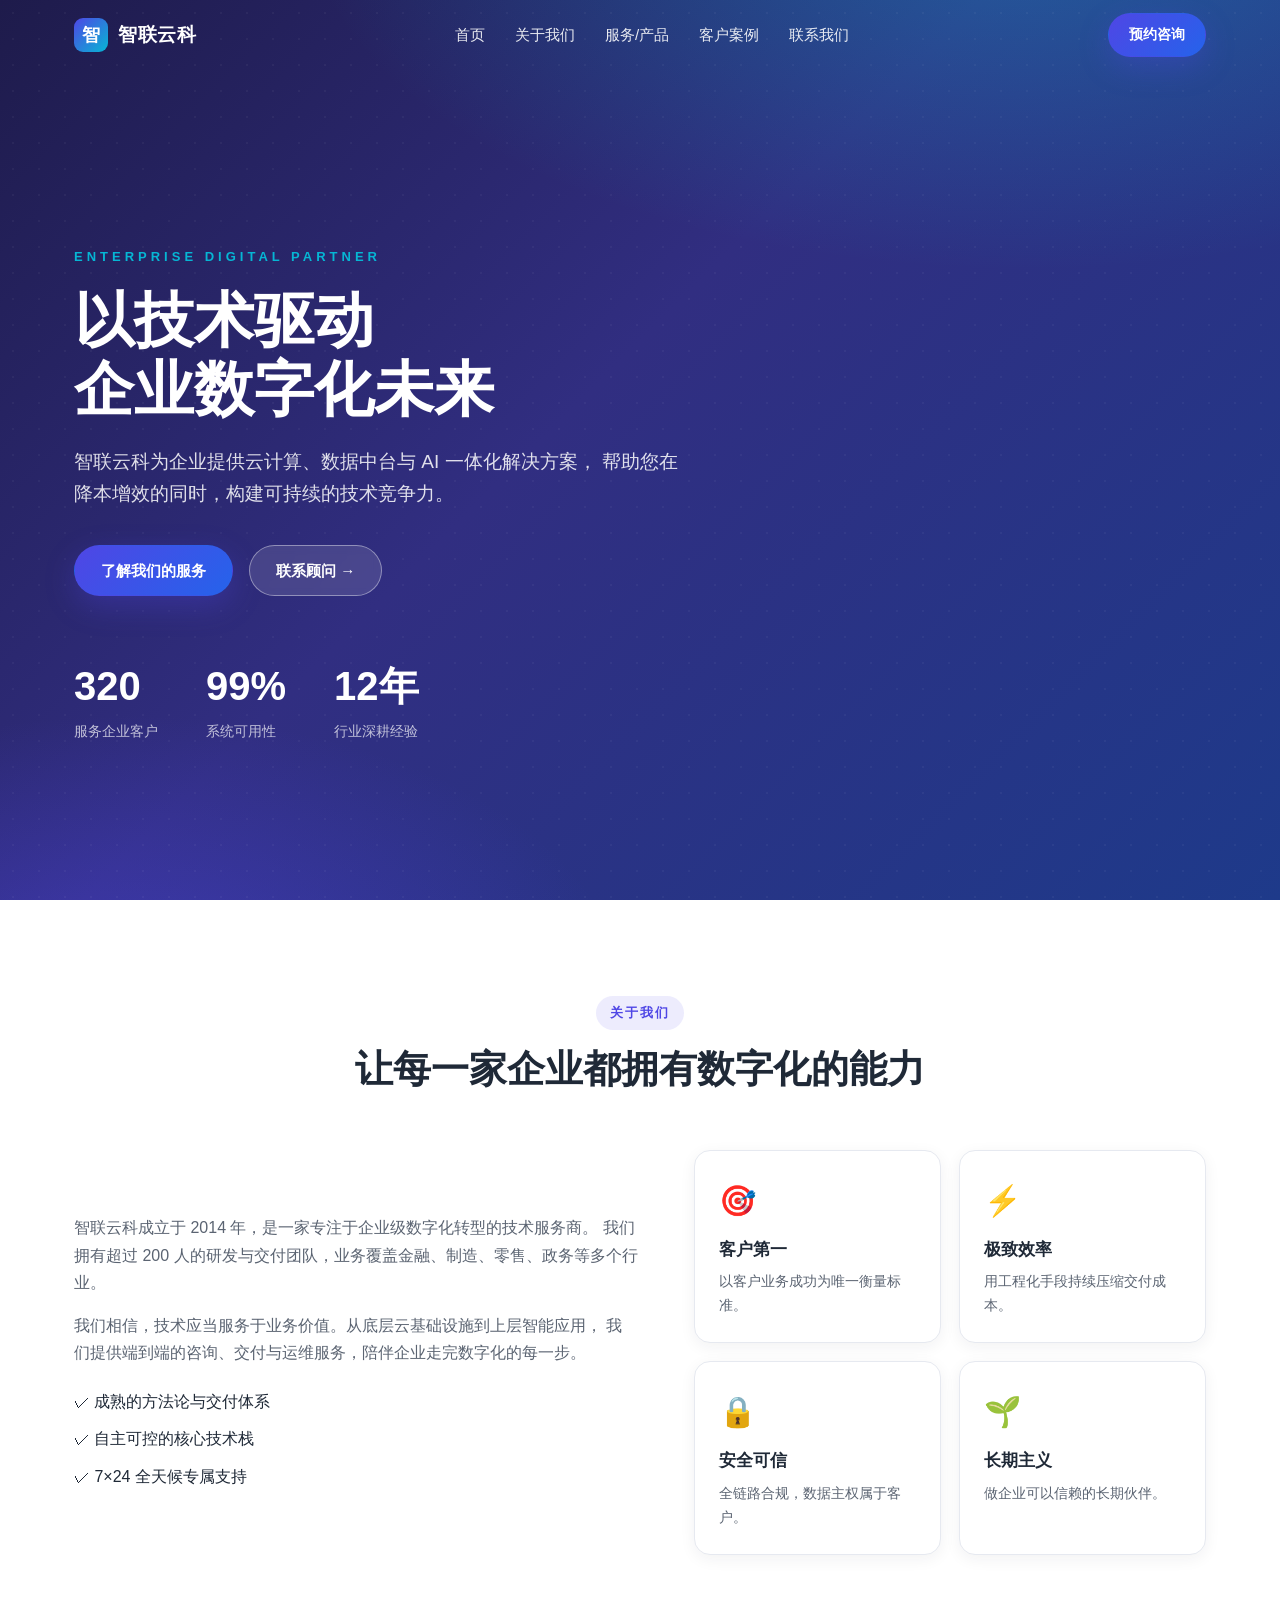
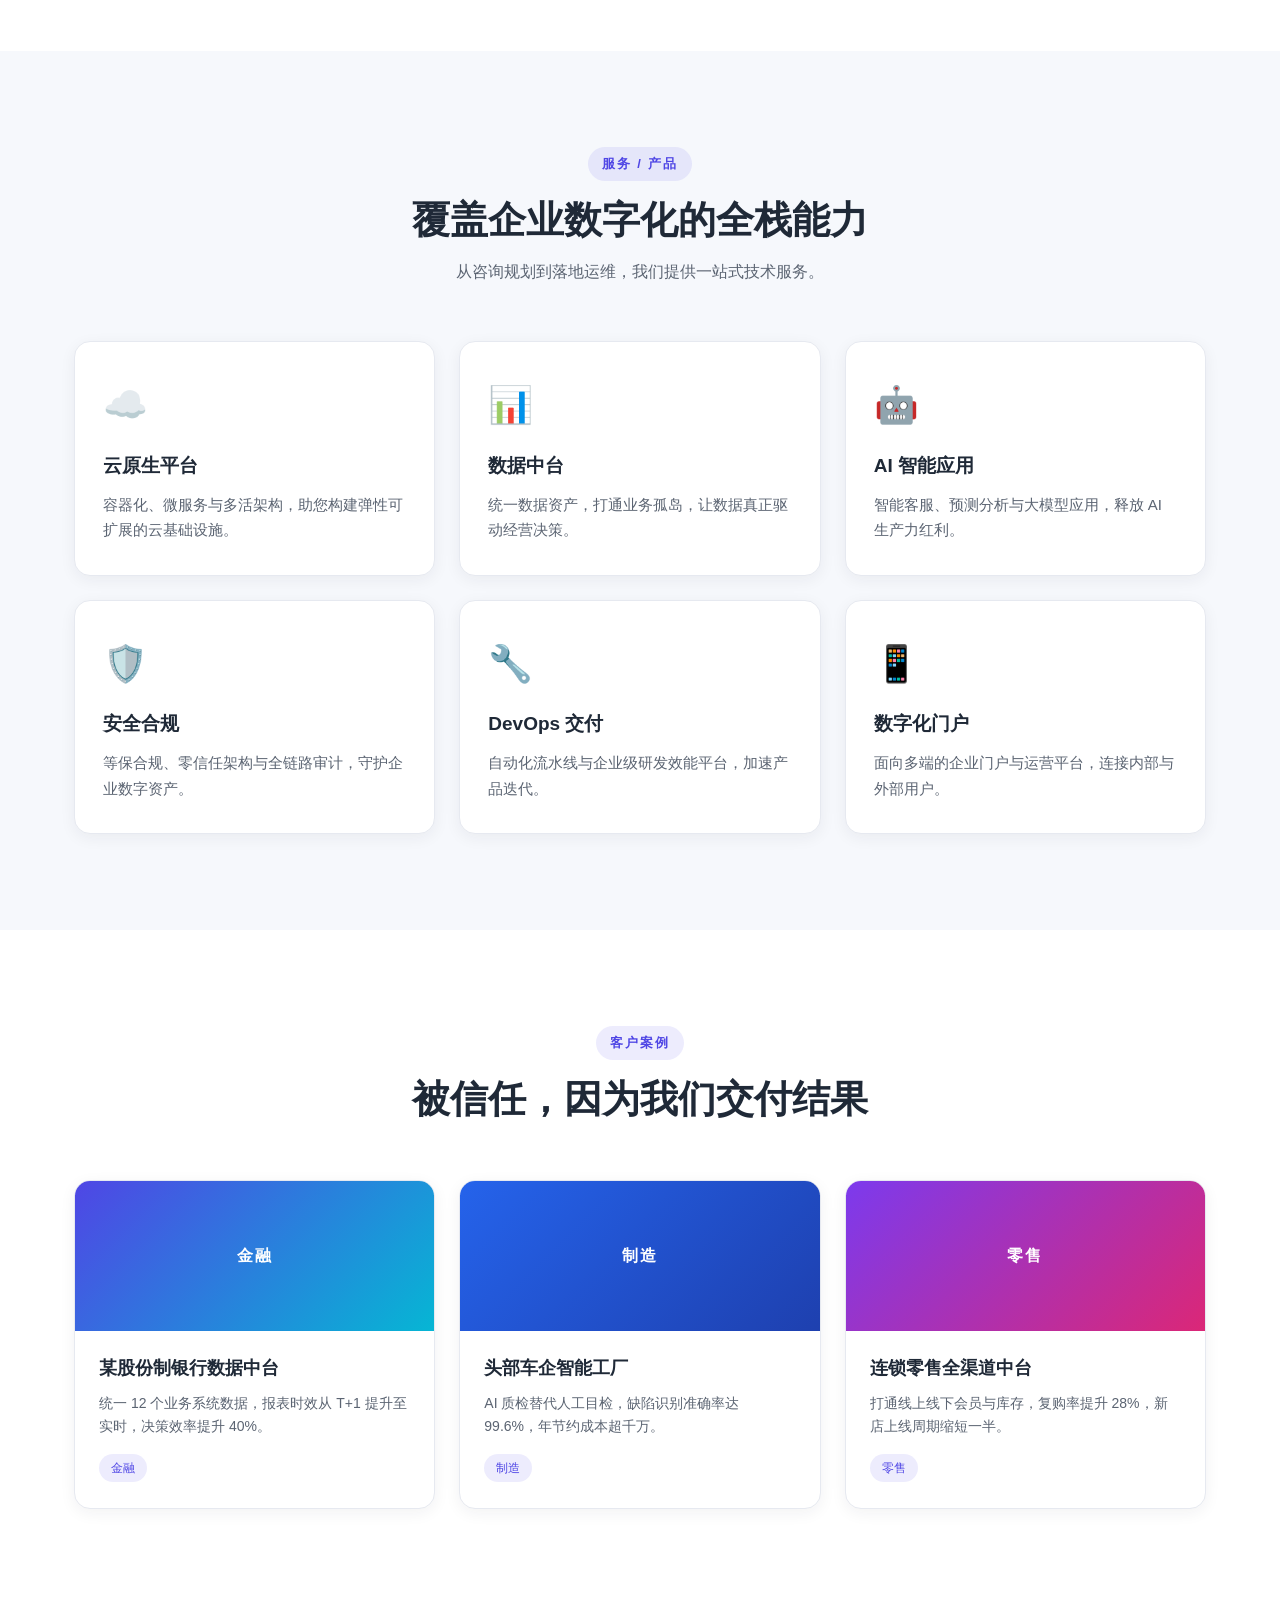
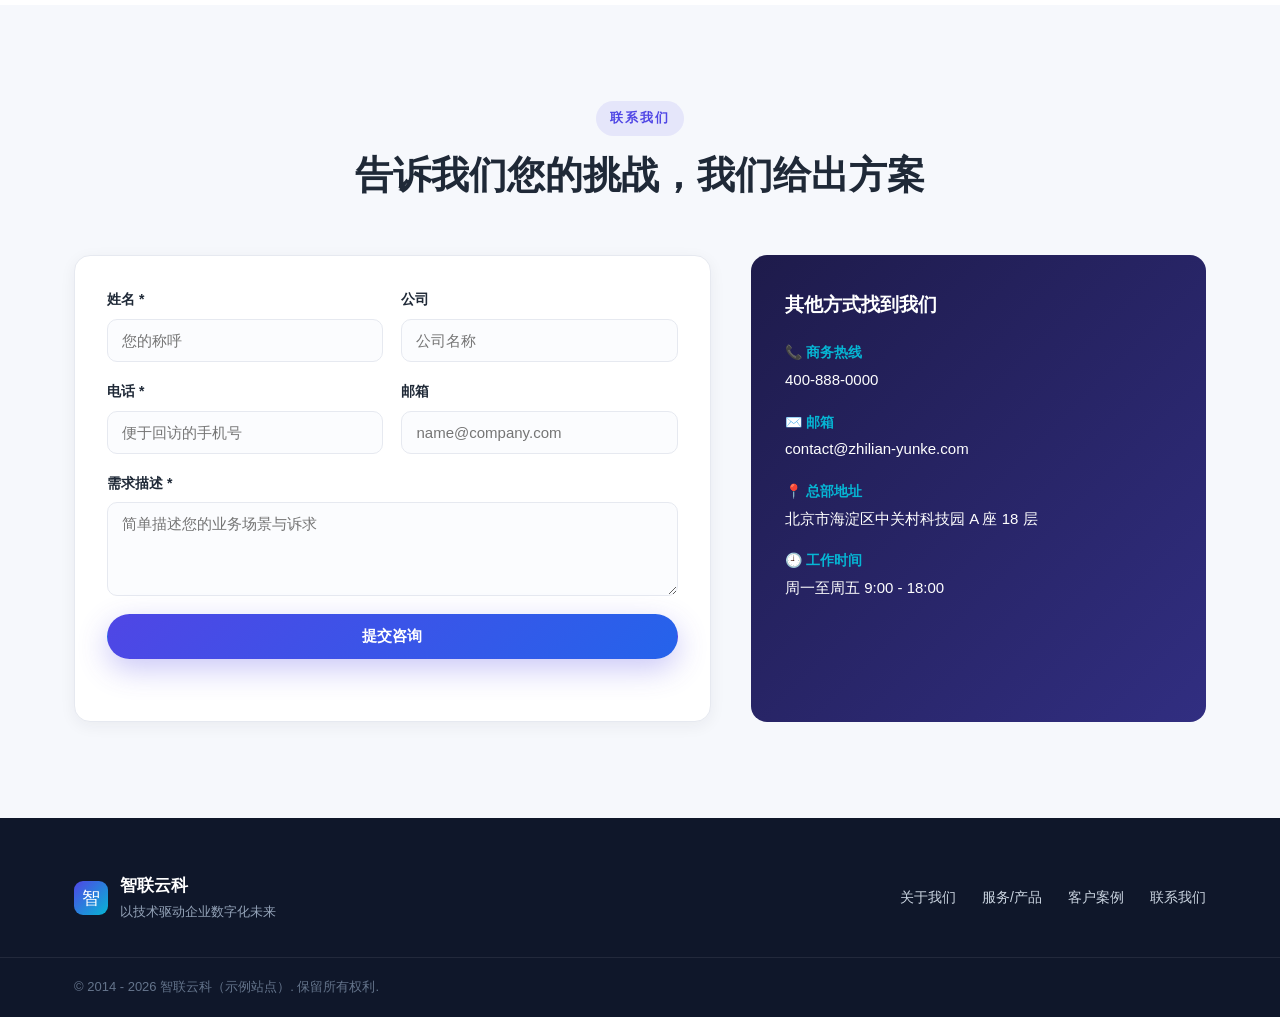
<file: java/index.html>
<!DOCTYPE html>
<html lang="zh-CN">
<head>
  <meta charset="UTF-8" />
  <meta name="viewport" content="width=device-width, initial-scale=1.0" />
  <title>智联云科 | 以技术驱动企业数字化未来</title>
  <meta name="description" content="智联云科 —— 专注于企业级云计算、数据中台与 AI 解决方案，助力企业数字化转型升级。" />
  <link rel="stylesheet" href="assets/css/style.css" />
</head>
<body>
  <!-- ===== 顶部导航 ===== -->
  <header class="navbar" id="navbar">
    <div class="container nav-inner">
      <a href="#home" class="brand">
        <span class="brand-logo">智</span>
        <span class="brand-name">智联云科</span>
      </a>
      <nav class="nav-links" id="navLinks">
        <a href="#home">首页</a>
        <a href="#about">关于我们</a>
        <a href="#services">服务/产品</a>
        <a href="#cases">客户案例</a>
        <a href="#contact">联系我们</a>
      </nav>
      <a href="#contact" class="btn btn-primary nav-cta">预约咨询</a>
      <button class="nav-toggle" id="navToggle" aria-label="菜单">
        <span></span><span></span><span></span>
      </button>
    </div>
  </header>

  <main>
    <!-- ===== 首页 Hero ===== -->
    <section class="hero" id="home">
      <div class="hero-bg"></div>
      <div class="container hero-inner">
        <p class="hero-eyebrow">ENTERPRISE DIGITAL PARTNER</p>
        <h1 class="hero-title">以技术驱动<br />企业数字化未来</h1>
        <p class="hero-sub">
          智联云科为企业提供云计算、数据中台与 AI 一体化解决方案，
          帮助您在降本增效的同时，构建可持续的技术竞争力。
        </p>
        <div class="hero-actions">
          <a href="#services" class="btn btn-primary">了解我们的服务</a>
          <a href="#contact" class="btn btn-ghost">联系顾问 →</a>
        </div>
        <div class="hero-stats">
          <div class="stat"><span class="stat-num" data-count="320">0</span><span class="stat-label">服务企业客户</span></div>
          <div class="stat"><span class="stat-num" data-count="99" data-suffix="%">0</span><span class="stat-label">系统可用性</span></div>
          <div class="stat"><span class="stat-num" data-count="12" data-suffix="年">0</span><span class="stat-label">行业深耕经验</span></div>
        </div>
      </div>
    </section>

    <!-- ===== 关于我们 ===== -->
    <section class="section" id="about">
      <div class="container">
        <div class="section-head">
          <span class="section-tag">关于我们</span>
          <h2 class="section-title">让每一家企业都拥有数字化的能力</h2>
        </div>
        <div class="about-grid">
          <div class="about-text">
            <p>
              智联云科成立于 2014 年，是一家专注于企业级数字化转型的技术服务商。
              我们拥有超过 200 人的研发与交付团队，业务覆盖金融、制造、零售、政务等多个行业。
            </p>
            <p>
              我们相信，技术应当服务于业务价值。从底层云基础设施到上层智能应用，
              我们提供端到端的咨询、交付与运维服务，陪伴企业走完数字化的每一步。
            </p>
            <ul class="about-list">
              <li>✓ 成熟的方法论与交付体系</li>
              <li>✓ 自主可控的核心技术栈</li>
              <li>✓ 7×24 全天候专属支持</li>
            </ul>
          </div>
          <div class="about-cards">
            <div class="value-card">
              <div class="value-icon">🎯</div>
              <h3>客户第一</h3>
              <p>以客户业务成功为唯一衡量标准。</p>
            </div>
            <div class="value-card">
              <div class="value-icon">⚡</div>
              <h3>极致效率</h3>
              <p>用工程化手段持续压缩交付成本。</p>
            </div>
            <div class="value-card">
              <div class="value-icon">🔒</div>
              <h3>安全可信</h3>
              <p>全链路合规，数据主权属于客户。</p>
            </div>
            <div class="value-card">
              <div class="value-icon">🌱</div>
              <h3>长期主义</h3>
              <p>做企业可以信赖的长期伙伴。</p>
            </div>
          </div>
        </div>
      </div>
    </section>

    <!-- ===== 服务 / 产品 ===== -->
    <section class="section section-alt" id="services">
      <div class="container">
        <div class="section-head">
          <span class="section-tag">服务 / 产品</span>
          <h2 class="section-title">覆盖企业数字化的全栈能力</h2>
          <p class="section-desc">从咨询规划到落地运维，我们提供一站式技术服务。</p>
        </div>
        <div class="cards-grid" id="servicesGrid">
          <!-- 由 JS 渲染；此处为离线兜底内容 -->
          <div class="service-card">
            <div class="service-icon">☁️</div>
            <h3>云原生平台</h3>
            <p>容器化、微服务与多活架构，助您构建弹性可扩展的云基础设施。</p>
          </div>
          <div class="service-card">
            <div class="service-icon">📊</div>
            <h3>数据中台</h3>
            <p>统一数据资产，打通业务孤岛，让数据真正驱动经营决策。</p>
          </div>
          <div class="service-card">
            <div class="service-icon">🤖</div>
            <h3>AI 智能应用</h3>
            <p>智能客服、预测分析与大模型应用，释放 AI 生产力红利。</p>
          </div>
          <div class="service-card">
            <div class="service-icon">🛡️</div>
            <h3>安全合规</h3>
            <p>等保合规、零信任架构与全链路审计，守护企业数字资产。</p>
          </div>
          <div class="service-card">
            <div class="service-icon">🔧</div>
            <h3>DevOps 交付</h3>
            <p>自动化流水线与企业级研发效能平台，加速产品迭代。</p>
          </div>
          <div class="service-card">
            <div class="service-icon">📱</div>
            <h3>数字化门户</h3>
            <p>面向多端的企业门户与运营平台，连接内部与外部用户。</p>
          </div>
        </div>
      </div>
    </section>

    <!-- ===== 客户案例 ===== -->
    <section class="section" id="cases">
      <div class="container">
        <div class="section-head">
          <span class="section-tag">客户案例</span>
          <h2 class="section-title">被信任，因为我们交付结果</h2>
        </div>
        <div class="cases-grid" id="casesGrid">
          <article class="case-card">
            <div class="case-thumb case-a"><span>金融</span></div>
            <div class="case-body">
              <h3>某股份制银行数据中台</h3>
              <p>统一 12 个业务系统数据，报表时效从 T+1 提升至实时，决策效率提升 40%。</p>
              <span class="case-tag">数据中台</span>
            </div>
          </article>
          <article class="case-card">
            <div class="case-thumb case-b"><span>制造</span></div>
            <div class="case-body">
              <h3>头部车企智能工厂</h3>
              <p>AI 质检替代人工目检，缺陷识别准确率达 99.6%，年节约成本超千万。</p>
              <span class="case-tag">AI 应用</span>
            </div>
          </article>
          <article class="case-card">
            <div class="case-thumb case-c"><span>零售</span></div>
            <div class="case-body">
              <h3>连锁零售全渠道中台</h3>
              <p>打通线上线下会员与库存，复购率提升 28%，新店上线周期缩短一半。</p>
              <span class="case-tag">云原生</span>
            </div>
          </article>
        </div>
      </div>
    </section>

    <!-- ===== 联系我们 ===== -->
    <section class="section section-alt" id="contact">
      <div class="container">
        <div class="section-head">
          <span class="section-tag">联系我们</span>
          <h2 class="section-title">告诉我们您的挑战，我们给出方案</h2>
        </div>
        <div class="contact-grid">
          <form class="contact-form" id="contactForm" novalidate>
            <div class="field">
              <label for="name">姓名 *</label>
              <input type="text" id="name" name="name" placeholder="您的称呼" required />
            </div>
            <div class="field">
              <label for="company">公司</label>
              <input type="text" id="company" name="company" placeholder="公司名称" />
            </div>
            <div class="field">
              <label for="phone">电话 *</label>
              <input type="tel" id="phone" name="phone" placeholder="便于回访的手机号" required />
            </div>
            <div class="field">
              <label for="email">邮箱</label>
              <input type="email" id="email" name="email" placeholder="name@company.com" />
            </div>
            <div class="field field-full">
              <label for="message">需求描述 *</label>
              <textarea id="message" name="message" rows="4" placeholder="简单描述您的业务场景与诉求" required></textarea>
            </div>
            <div class="field-full">
              <button type="submit" class="btn btn-primary" id="submitBtn">提交咨询</button>
              <p class="form-hint" id="formHint"></p>
            </div>
          </form>
          <aside class="contact-info">
            <h3>其他方式找到我们</h3>
            <ul>
              <li><strong>📞 商务热线</strong><span>400-888-0000</span></li>
              <li><strong>✉️ 邮箱</strong><span>contact@zhilian-yunke.com</span></li>
              <li><strong>📍 总部地址</strong><span>北京市海淀区中关村科技园 A 座 18 层</span></li>
              <li><strong>🕘 工作时间</strong><span>周一至周五 9:00 - 18:00</span></li>
            </ul>
          </aside>
        </div>
      </div>
    </section>
  </main>

  <!-- ===== 页脚 ===== -->
  <footer class="footer">
    <div class="container footer-inner">
      <div class="footer-brand">
        <span class="brand-logo">智</span>
        <div>
          <strong>智联云科</strong>
          <p>以技术驱动企业数字化未来</p>
        </div>
      </div>
      <nav class="footer-links">
        <a href="#about">关于我们</a>
        <a href="#services">服务/产品</a>
        <a href="#cases">客户案例</a>
        <a href="#contact">联系我们</a>
      </nav>
    </div>
    <div class="footer-bottom">
      <div class="container">© 2014 - 2026 智联云科（示例站点）. 保留所有权利.</div>
    </div>
  </footer>

  <script src="assets/js/api.js"></script>
  <script src="assets/js/main.js"></script>
</body>
</html>
</file>
<file: java/assets/css/style.css>
/* =========================================================
   智联云科 企业官网 — 设计系统与样式
   主题色：科技蓝紫渐变；全站响应式
   ========================================================= */

:root {
  --c-primary: #4f46e5;
  --c-primary-2: #2563eb;
  --c-primary-dark: #3730a3;
  --c-accent: #06b6d4;
  --c-text: #1f2937;
  --c-text-soft: #5b6472;
  --c-bg: #ffffff;
  --c-bg-alt: #f6f8fc;
  --c-border: #e6e9f0;
  --radius: 16px;
  --radius-sm: 10px;
  --shadow-sm: 0 4px 16px rgba(31, 41, 55, 0.06);
  --shadow-md: 0 12px 40px rgba(31, 41, 55, 0.10);
  --shadow-primary: 0 10px 30px rgba(79, 70, 229, 0.30);
  --font: "PingFang SC", "Microsoft YaHei", "Hiragino Sans GB",
          -apple-system, BlinkMacSystemFont, "Segoe UI", Roboto, sans-serif;
  --container: 1180px;
}

* { margin: 0; padding: 0; box-sizing: border-box; }

html { scroll-behavior: smooth; }

body {
  font-family: var(--font);
  color: var(--c-text);
  background: var(--c-bg);
  line-height: 1.7;
  -webkit-font-smoothing: antialiased;
}

.container {
  width: 100%;
  max-width: var(--container);
  margin: 0 auto;
  padding: 0 24px;
}

a { color: inherit; text-decoration: none; }

/* ===== 按钮 ===== */
.btn {
  display: inline-flex;
  align-items: center;
  justify-content: center;
  gap: 6px;
  padding: 12px 26px;
  border-radius: 999px;
  font-size: 15px;
  font-weight: 600;
  cursor: pointer;
  border: 1px solid transparent;
  transition: transform .2s ease, box-shadow .2s ease, background .2s ease;
  font-family: inherit;
}
.btn-primary {
  background: linear-gradient(135deg, var(--c-primary), var(--c-primary-2));
  color: #fff;
  box-shadow: var(--shadow-primary);
}
.btn-primary:hover { transform: translateY(-2px); box-shadow: 0 14px 36px rgba(79,70,229,.42); }
.btn-ghost {
  background: rgba(255,255,255,.12);
  color: #fff;
  border-color: rgba(255,255,255,.4);
  backdrop-filter: blur(4px);
}
.btn-ghost:hover { background: rgba(255,255,255,.22); }

/* ===== 顶部导航 ===== */
.navbar {
  position: fixed;
  top: 0; left: 0; right: 0;
  z-index: 100;
  transition: background .3s ease, box-shadow .3s ease;
}
.nav-inner {
  display: flex;
  align-items: center;
  justify-content: space-between;
  height: 70px;
}
.navbar.scrolled {
  background: rgba(255,255,255,.92);
  backdrop-filter: blur(10px);
  box-shadow: var(--shadow-sm);
}
.brand { display: flex; align-items: center; gap: 10px; font-weight: 800; }
.brand-logo {
  width: 34px; height: 34px;
  display: grid; place-items: center;
  border-radius: 9px;
  background: linear-gradient(135deg, var(--c-primary), var(--c-accent));
  color: #fff; font-size: 18px;
}
.brand-name { font-size: 19px; letter-spacing: .5px; color: #fff; transition: color .3s; }
.navbar.scrolled .brand-name { color: var(--c-text); }

.nav-links { display: flex; gap: 30px; }
.nav-links a {
  color: rgba(255,255,255,.9);
  font-size: 15px; font-weight: 500;
  position: relative;
  transition: color .3s;
}
.navbar.scrolled .nav-links a { color: var(--c-text-soft); }
.nav-links a:hover { color: #fff; }
.navbar.scrolled .nav-links a:hover { color: var(--c-primary); }
.nav-links a::after {
  content: ""; position: absolute; left: 0; bottom: -6px;
  width: 0; height: 2px; background: var(--c-primary); transition: width .25s;
}
.nav-links a:hover::after { width: 100%; }
.nav-cta { padding: 9px 20px; font-size: 14px; }

.nav-toggle { display: none; flex-direction: column; gap: 5px; background: none; border: 0; cursor: pointer; }
.nav-toggle span { width: 24px; height: 2px; background: #fff; border-radius: 2px; transition: .3s; }
.navbar.scrolled .nav-toggle span { background: var(--c-text); }

/* ===== Hero ===== */
.hero { position: relative; min-height: 100vh; display: flex; align-items: center; overflow: hidden; }
.hero-bg {
  position: absolute; inset: 0;
  background:
    radial-gradient(1200px 600px at 80% -10%, rgba(6,182,212,.35), transparent 60%),
    radial-gradient(900px 500px at 10% 110%, rgba(79,70,229,.45), transparent 55%),
    linear-gradient(135deg, #1e1b4b 0%, #312e81 45%, #1e3a8a 100%);
}
.hero-bg::after {
  content: ""; position: absolute; inset: 0;
  background-image: radial-gradient(rgba(255,255,255,.08) 1px, transparent 1px);
  background-size: 26px 26px;
  opacity: .5;
}
.hero-inner { position: relative; z-index: 2; color: #fff; padding-top: 90px; }
.hero-eyebrow { letter-spacing: 4px; font-size: 13px; color: var(--c-accent); font-weight: 600; margin-bottom: 18px; }
.hero-title { font-size: clamp(34px, 6vw, 60px); line-height: 1.15; font-weight: 800; margin-bottom: 22px; }
.hero-sub { font-size: clamp(15px, 2vw, 19px); max-width: 620px; color: rgba(255,255,255,.85); margin-bottom: 34px; }
.hero-actions { display: flex; gap: 16px; flex-wrap: wrap; margin-bottom: 56px; }
.hero-stats { display: flex; gap: 48px; flex-wrap: wrap; }
.stat { display: flex; flex-direction: column; }
.stat-num { font-size: clamp(28px, 4vw, 40px); font-weight: 800; color: #fff; }
.stat-label { font-size: 14px; color: rgba(255,255,255,.7); }

/* ===== 通用 Section ===== */
.section { padding: 96px 0; }
.section-alt { background: var(--c-bg-alt); }
.section-head { text-align: center; max-width: 720px; margin: 0 auto 56px; }
.section-tag {
  display: inline-block; font-size: 13px; font-weight: 700; letter-spacing: 2px;
  color: var(--c-primary); background: rgba(79,70,229,.1);
  padding: 6px 14px; border-radius: 999px; margin-bottom: 16px;
}
.section-title { font-size: clamp(26px, 3.6vw, 38px); font-weight: 800; line-height: 1.25; }
.section-desc { color: var(--c-text-soft); margin-top: 14px; font-size: 16px; }

/* ===== 关于我们 ===== */
.about-grid { display: grid; grid-template-columns: 1.1fr 1fr; gap: 56px; align-items: center; }
.about-text p { color: var(--c-text-soft); margin-bottom: 16px; font-size: 16px; }
.about-list { list-style: none; margin-top: 22px; display: grid; gap: 10px; }
.about-list li { color: var(--c-text); font-weight: 500; }
.about-cards { display: grid; grid-template-columns: 1fr 1fr; gap: 18px; }
.value-card {
  background: #fff; border: 1px solid var(--c-border); border-radius: var(--radius);
  padding: 24px; box-shadow: var(--shadow-sm); transition: transform .25s, box-shadow .25s;
}
.value-card:hover { transform: translateY(-4px); box-shadow: var(--shadow-md); }
.value-icon { font-size: 30px; margin-bottom: 10px; }
.value-card h3 { font-size: 17px; margin-bottom: 6px; }
.value-card p { color: var(--c-text-soft); font-size: 14px; }

/* ===== 服务卡片 ===== */
.cards-grid { display: grid; grid-template-columns: repeat(3, 1fr); gap: 24px; }
.service-card {
  background: #fff; border: 1px solid var(--c-border); border-radius: var(--radius);
  padding: 32px 28px; box-shadow: var(--shadow-sm);
  transition: transform .25s, box-shadow .25s, border-color .25s;
  position: relative; overflow: hidden;
}
.service-card::before {
  content: ""; position: absolute; left: 0; top: 0; width: 100%; height: 4px;
  background: linear-gradient(90deg, var(--c-primary), var(--c-accent));
  transform: scaleX(0); transform-origin: left; transition: transform .3s;
}
.service-card:hover { transform: translateY(-6px); box-shadow: var(--shadow-md); border-color: transparent; }
.service-card:hover::before { transform: scaleX(1); }
.service-icon { font-size: 36px; margin-bottom: 14px; }
.service-card h3 { font-size: 19px; margin-bottom: 10px; }
.service-card p { color: var(--c-text-soft); font-size: 15px; }

/* ===== 案例 ===== */
.cases-grid { display: grid; grid-template-columns: repeat(3, 1fr); gap: 24px; }
.case-card { background: #fff; border: 1px solid var(--c-border); border-radius: var(--radius); overflow: hidden; box-shadow: var(--shadow-sm); transition: transform .25s, box-shadow .25s; }
.case-card:hover { transform: translateY(-6px); box-shadow: var(--shadow-md); }
.case-thumb { height: 150px; display: grid; place-items: center; color: #fff; font-weight: 700; letter-spacing: 2px; }
.case-a { background: linear-gradient(135deg, #4f46e5, #06b6d4); }
.case-b { background: linear-gradient(135deg, #2563eb, #1e40af); }
.case-c { background: linear-gradient(135deg, #7c3aed, #db2777); }
.case-body { padding: 22px 24px 26px; }
.case-body h3 { font-size: 18px; margin-bottom: 8px; }
.case-body p { color: var(--c-text-soft); font-size: 14px; margin-bottom: 14px; }
.case-tag { display: inline-block; font-size: 12px; color: var(--c-primary); background: rgba(79,70,229,.1); padding: 4px 12px; border-radius: 999px; }

/* ===== 联系 ===== */
.contact-grid { display: grid; grid-template-columns: 1.4fr 1fr; gap: 40px; }
.contact-form { background: #fff; border: 1px solid var(--c-border); border-radius: var(--radius); padding: 32px; box-shadow: var(--shadow-sm); display: grid; grid-template-columns: 1fr 1fr; gap: 18px; }
.field { display: flex; flex-direction: column; gap: 7px; }
.field-full { grid-column: 1 / -1; }
.field label { font-size: 14px; font-weight: 600; }
.field input, .field textarea {
  font-family: inherit; font-size: 15px; padding: 12px 14px;
  border: 1px solid var(--c-border); border-radius: var(--radius-sm);
  background: #fbfcfe; transition: border-color .2s, box-shadow .2s; width: 100%; resize: vertical;
}
.field input:focus, .field textarea:focus { outline: none; border-color: var(--c-primary); box-shadow: 0 0 0 3px rgba(79,70,229,.15); }
.contact-form .btn-primary { width: 100%; }
.form-hint { font-size: 13px; margin-top: 12px; min-height: 18px; }
.form-hint.ok { color: #16a34a; }
.form-hint.err { color: #dc2626; }

.contact-info { background: linear-gradient(135deg, #1e1b4b, #312e81); color: #fff; border-radius: var(--radius); padding: 34px; }
.contact-info h3 { font-size: 19px; margin-bottom: 20px; }
.contact-info ul { list-style: none; display: grid; gap: 18px; }
.contact-info li { display: flex; flex-direction: column; }
.contact-info strong { font-size: 14px; color: var(--c-accent); margin-bottom: 2px; }
.contact-info span { font-size: 15px; }

/* ===== 页脚 ===== */
.footer { background: #0f172a; color: #cbd5e1; padding-top: 54px; }
.footer-inner { display: flex; justify-content: space-between; align-items: center; flex-wrap: wrap; gap: 24px; padding-bottom: 34px; }
.footer-brand { display: flex; align-items: center; gap: 12px; }
.footer-brand strong { color: #fff; font-size: 17px; display: block; }
.footer-brand p { font-size: 13px; color: #94a3b8; }
.footer-links { display: flex; gap: 26px; flex-wrap: wrap; }
.footer-links a { color: #cbd5e1; font-size: 14px; transition: color .2s; }
.footer-links a:hover { color: #fff; }
.footer-bottom { border-top: 1px solid rgba(255,255,255,.08); padding: 18px 0; font-size: 13px; color: #64748b; }

/* ===== 滚动入场动画 ===== */
.reveal { opacity: 0; transform: translateY(28px); transition: opacity .6s ease, transform .6s ease; }
.reveal.in { opacity: 1; transform: none; }

/* ===== 响应式 ===== */
@media (max-width: 980px) {
  .about-grid { grid-template-columns: 1fr; gap: 36px; }
  .cards-grid, .cases-grid { grid-template-columns: repeat(2, 1fr); }
  .contact-grid { grid-template-columns: 1fr; }
}
@media (max-width: 720px) {
  .nav-links, .nav-cta { display: none; }
  .nav-toggle { display: flex; }
  .nav-links.open {
    display: flex; flex-direction: column; gap: 18px;
    position: absolute; top: 70px; left: 0; right: 0;
    background: #fff; padding: 24px; box-shadow: var(--shadow-md);
  }
  .nav-links.open a { color: var(--c-text); }
  .navbar.scrolled .nav-links.open a { color: var(--c-text); }
  .cards-grid, .cases-grid { grid-template-columns: 1fr; }
  .about-cards { grid-template-columns: 1fr 1fr; }
  .contact-form { grid-template-columns: 1fr; }
  .section { padding: 70px 0; }
  .hero-stats { gap: 28px; }
}
@media (max-width: 460px) {
  .about-cards { grid-template-columns: 1fr; }
}
</file>
